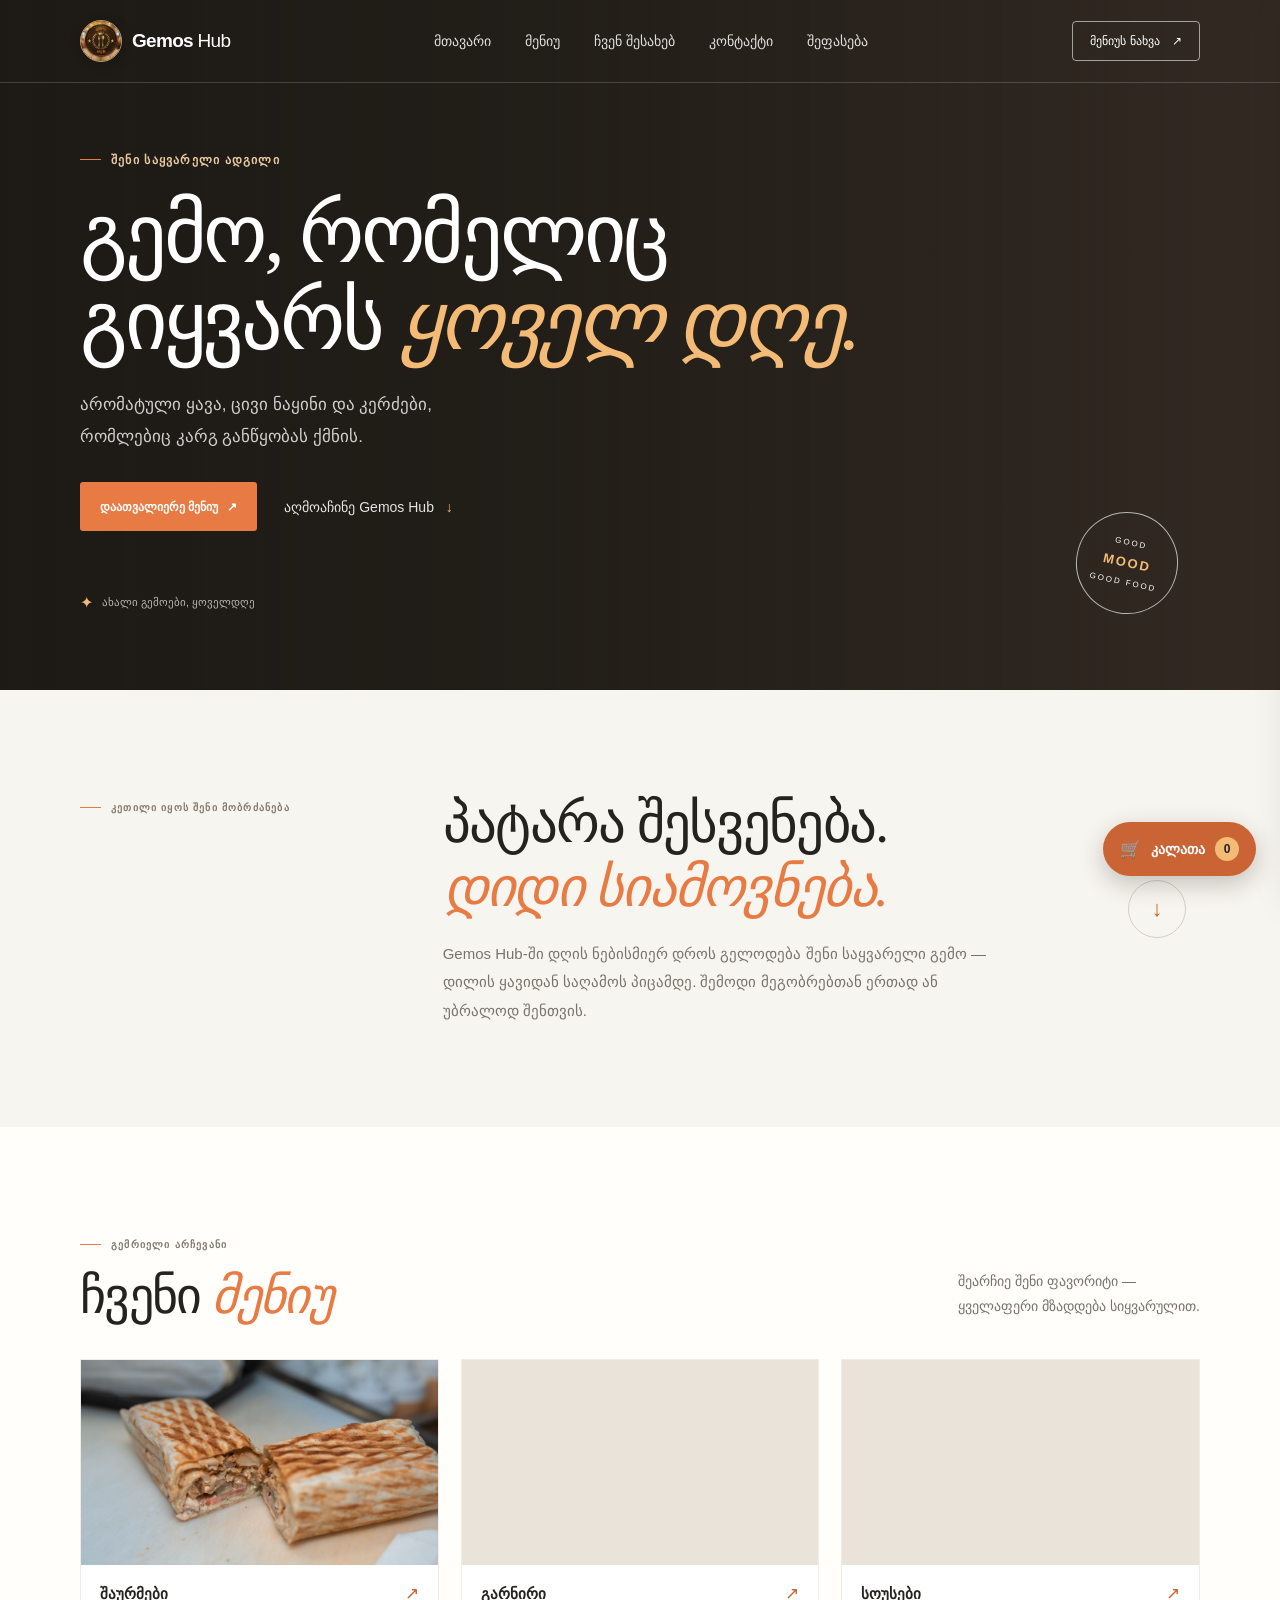
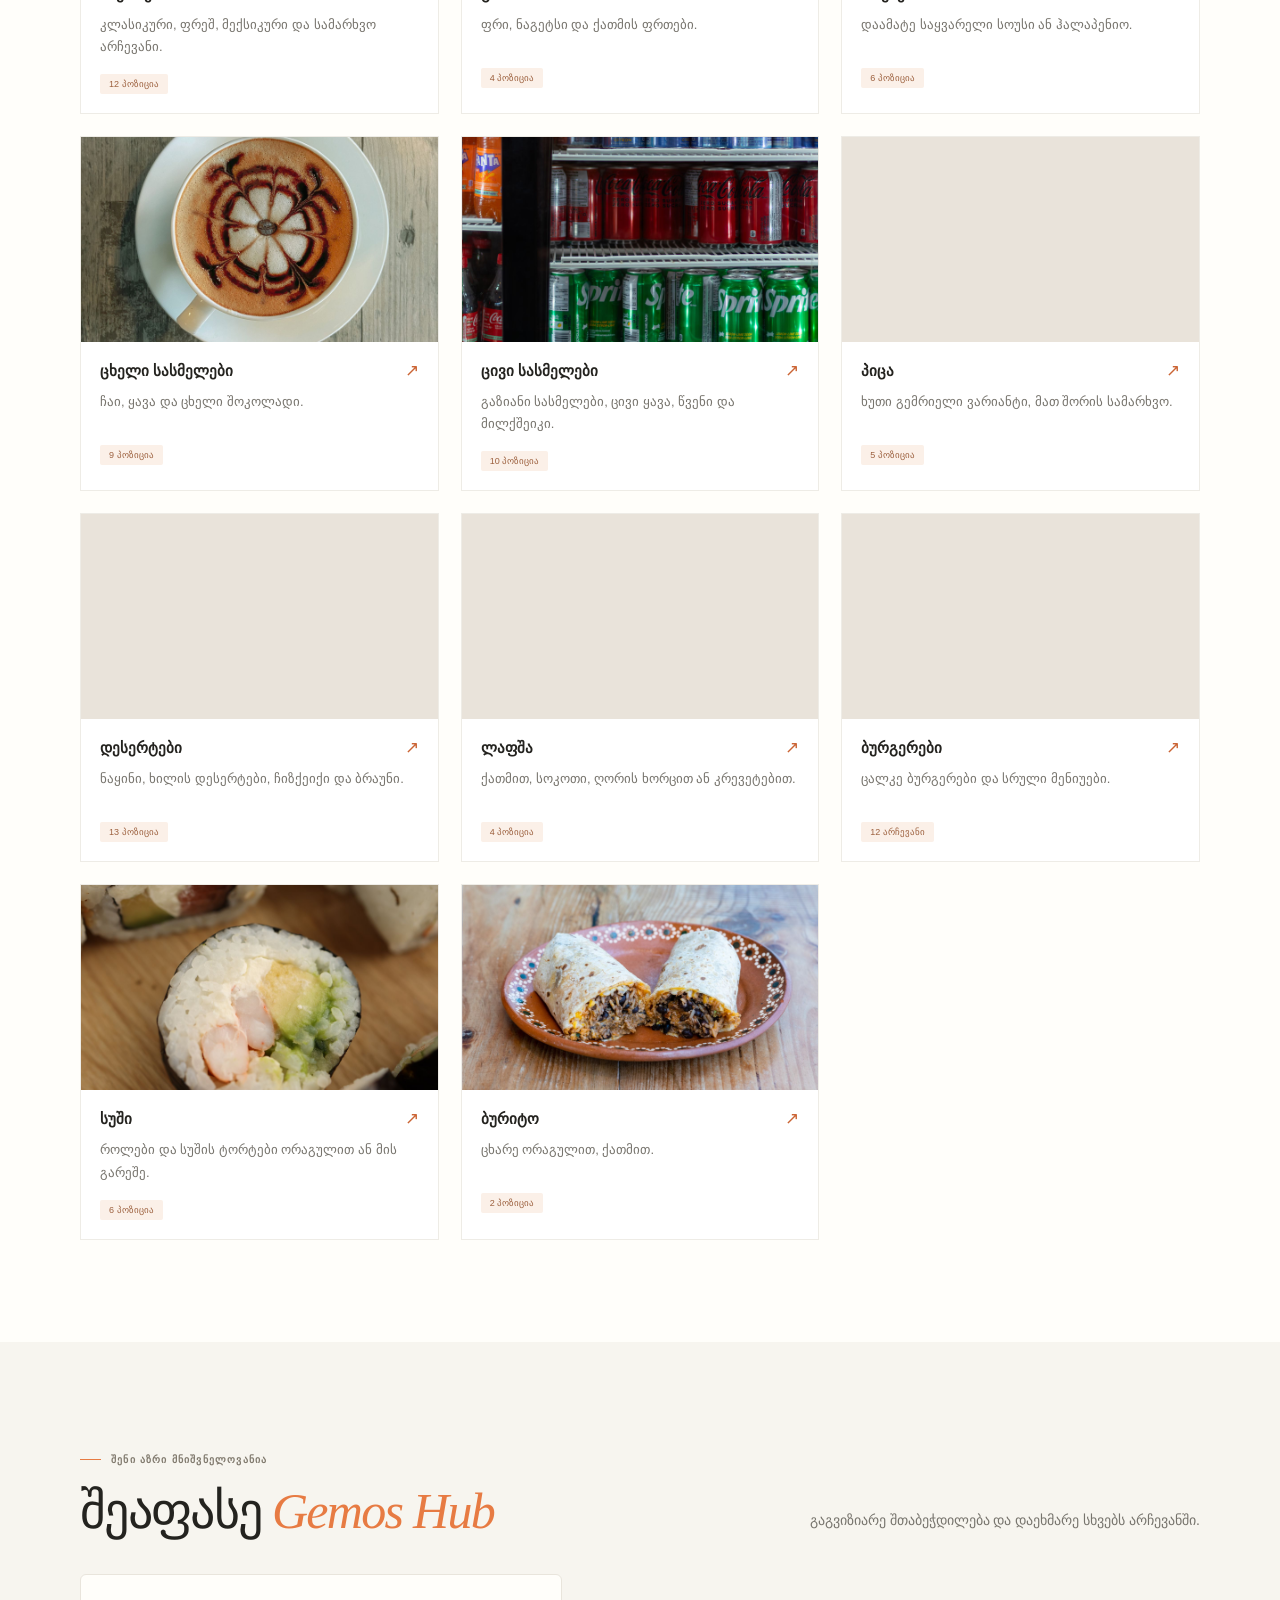
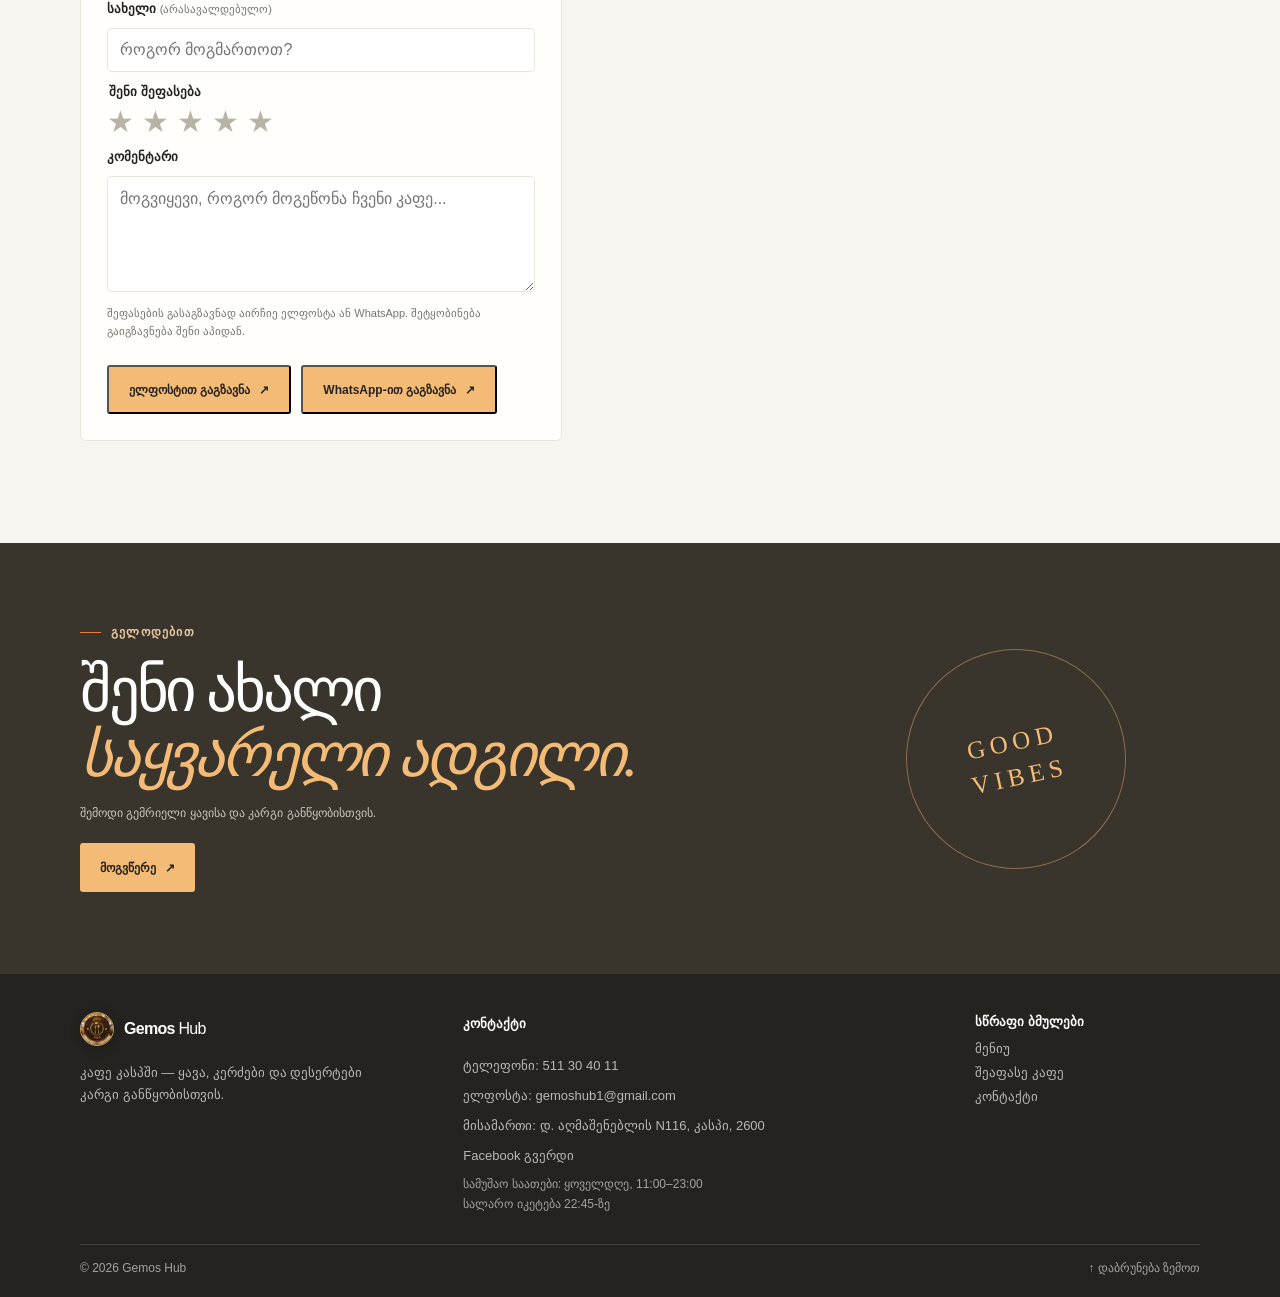
<file: index.html>
<!DOCTYPE html>
<html lang="ka">
<head>
    <meta charset="UTF-8">
    <meta name="viewport" content="width=device-width, initial-scale=1.0">
    <meta name="description" content="Gemos Hub — გემრიელი ყავა, ნაყინი და საყვარელი კერძები ერთ სივრცეში.">
    <title>Gemos Hub — გემო, რომელიც გიყვარს</title>
    <link rel="stylesheet" href="style.css">
</head>
<body>
    <header class="site-header">
        <div class="container header-content">
            <a class="brand" href="index.html#menu" aria-label="Gemos Hub — მენიუ">
                <img class="brand-logo" src="gemos-hub-logo.png" alt="">
                <span>Gemos <span class="brand-light">Hub</span></span>
            </a>
            <nav class="main-nav" aria-label="მთავარი ნავიგაცია">
                <a href="index.html#menu">მთავარი</a>
                <a href="index.html#menu">მენიუ</a>
                <a href="#about">ჩვენ შესახებ</a>
                <a href="#contact">კონტაქტი</a>
                <a href="#reviews">შეფასება</a>
            </nav>
            <a class="header-button" href="#menu">მენიუს ნახვა <span aria-hidden="true">↗</span></a>
        </div>
    </header>

    <main>
        <section class="hero" id="home">
            <div class="hero-image" role="img" aria-label="ყავა და გემრიელი დესერტი კაფის მაგიდაზე"></div>
            <div class="hero-shade"></div>
            <div class="container hero-content">
                <p class="eyebrow"><span></span> შენი საყვარელი ადგილი</p>
                <h1>გემო, რომელიც<br>გიყვარს <span>ყოველ დღე.</span></h1>
                <p class="hero-copy">არომატული ყავა, ცივი ნაყინი და კერძები, რომლებიც კარგ განწყობას ქმნის.</p>
                <div class="hero-actions">
                    <a class="button button-primary" href="#menu">დაათვალიერე მენიუ <span aria-hidden="true">↗</span></a>
                    <a class="text-link" href="#about">აღმოაჩინე Gemos Hub <span aria-hidden="true">↓</span></a>
                </div>
                <div class="hero-note"><span class="note-icon" aria-hidden="true">✦</span> ახალი გემოები, ყოველდღე</div>
            </div>
            <div class="hero-stamp" aria-hidden="true"><span>GOOD</span><strong>MOOD</strong><span>GOOD FOOD</span></div>
        </section>

        <section class="intro section-pad" id="about">
            <div class="container intro-grid">
                <p class="eyebrow dark-eyebrow"><span></span> კეთილი იყოს შენი მობრძანება</p>
                <div class="intro-copy">
                    <h2>პატარა შესვენება.<br><span>დიდი სიამოვნება.</span></h2>
                    <p>Gemos Hub-ში დღის ნებისმიერ დროს გელოდება შენი საყვარელი გემო — დილის ყავიდან საღამოს პიცამდე. შემოდი მეგობრებთან ერთად ან უბრალოდ შენთვის.</p>
                </div>
                <a class="round-link" href="#menu" aria-label="მენიუს ნახვა">↓</a>
            </div>
        </section>

        <section class="menu-section section-pad" id="menu">
            <div class="container">
                <div class="section-heading">
                    <div>
                        <p class="eyebrow dark-eyebrow"><span></span> გემრიელი არჩევანი</p>
                        <h2>ჩვენი <span>მენიუ</span></h2>
                    </div>
                    <p>შეარჩიე შენი ფავორიტი —<br>ყველაფერი მზადდება სიყვარულით.</p>
                </div>

                <div class="menu-grid">
                    <a class="menu-card category-card" href="shawarma.html">
                        <div class="card-photo photo-shawarma" role="img" aria-label="შაურმები"></div>
                        <div class="card-content">
                            <div class="card-title"><h3>შაურმები</h3><span class="category-arrow">↗</span></div>
                            <p>კლასიკური, ფრეშ, მექსიკური და სამარხვო არჩევანი.</p>
                            <span class="tag">12 პოზიცია</span>
                        </div>
                    </a>
                    <a class="menu-card category-card" href="sides.html">
                        <div class="card-photo photo-sides" role="img" aria-label="გარნირი"></div>
                        <div class="card-content">
                            <div class="card-title"><h3>გარნირი</h3><span class="category-arrow">↗</span></div>
                            <p>ფრი, ნაგეტსი და ქათმის ფრთები.</p>
                            <span class="tag">4 პოზიცია</span>
                        </div>
                    </a>
                    <a class="menu-card category-card" href="sauces.html">
                        <div class="card-photo photo-sauces" role="img" aria-label="სოუსები"></div>
                        <div class="card-content">
                            <div class="card-title"><h3>სოუსები</h3><span class="category-arrow">↗</span></div>
                            <p>დაამატე საყვარელი სოუსი ან ჰალაპენიო.</p>
                            <span class="tag">6 პოზიცია</span>
                        </div>
                    </a>
                    <a class="menu-card category-card" href="hot-drinks.html">
                        <div class="card-photo photo-coffee" role="img" aria-label="ცხელი სასმელები"></div>
                        <div class="card-content">
                            <div class="card-title"><h3>ცხელი სასმელები</h3><span class="category-arrow">↗</span></div>
                            <p>ჩაი, ყავა და ცხელი შოკოლადი.</p>
                            <span class="tag">9 პოზიცია</span>
                        </div>
                    </a>
                    <a class="menu-card category-card" href="cold-drinks.html">
                        <div class="card-photo photo-cold-drinks" role="img" aria-label="ცივი სასმელები"></div>
                        <div class="card-content">
                            <div class="card-title"><h3>ცივი სასმელები</h3><span class="category-arrow">↗</span></div>
                            <p>გაზიანი სასმელები, ცივი ყავა, წვენი და მილქშეიკი.</p>
                            <span class="tag">10 პოზიცია</span>
                        </div>
                    </a>
                    <a class="menu-card category-card" href="pizza.html">
                        <div class="card-photo photo-pizza" role="img" aria-label="პიცა"></div>
                        <div class="card-content">
                            <div class="card-title"><h3>პიცა</h3><span class="category-arrow">↗</span></div>
                            <p>ხუთი გემრიელი ვარიანტი, მათ შორის სამარხვო.</p>
                            <span class="tag">5 პოზიცია</span>
                        </div>
                    </a>
                    <a class="menu-card category-card" href="desserts.html">
                        <div class="card-photo photo-desserts" role="img" aria-label="დესერტები"></div>
                        <div class="card-content">
                            <div class="card-title"><h3>დესერტები</h3><span class="category-arrow">↗</span></div>
                            <p>ნაყინი, ხილის დესერტები, ჩიზქეიქი და ბრაუნი.</p>
                            <span class="tag">13 პოზიცია</span>
                        </div>
                    </a>
                    <a class="menu-card category-card" href="noodles.html">
                        <div class="card-photo photo-noodles" role="img" aria-label="ლაფშა"></div>
                        <div class="card-content">
                            <div class="card-title"><h3>ლაფშა</h3><span class="category-arrow">↗</span></div>
                            <p>ქათმით, სოკოთი, ღორის ხორცით ან კრევეტებით.</p>
                            <span class="tag">4 პოზიცია</span>
                        </div>
                    </a>
                    <a class="menu-card category-card" href="burgers.html">
                        <div class="card-photo photo-burger" role="img" aria-label="ბურგერები"></div>
                        <div class="card-content">
                            <div class="card-title"><h3>ბურგერები</h3><span class="category-arrow">↗</span></div>
                            <p>ცალკე ბურგერები და სრული მენიუები.</p>
                            <span class="tag">12 არჩევანი</span>
                        </div>
                    </a>
                    <a class="menu-card category-card" href="sushi.html">
                        <div class="card-photo photo-sushi" role="img" aria-label="სუში და როლები"></div>
                        <div class="card-content">
                            <div class="card-title"><h3>სუში</h3><span class="category-arrow">↗</span></div>
                            <p>როლები და სუშის ტორტები ორაგულით ან მის გარეშე.</p>
                            <span class="tag">6 პოზიცია</span>
                        </div>
                    </a>
                    <a class="menu-card category-card" href="burritos.html">
                        <div class="card-photo photo-burrito" role="img" aria-label="ბურიტო"></div>
                        <div class="card-content">
                            <div class="card-title"><h3>ბურიტო</h3><span class="category-arrow">↗</span></div>
                            <p>ცხარე ორაგულით, ქათმით.</p>
                            <span class="tag">2 პოზიცია</span>
                        </div>
                    </a>
                </div>
            </div>
        </section>

        <section class="reviews-section section-pad" id="reviews">
            <div class="container">
                <div class="section-heading">
                    <div>
                        <p class="eyebrow dark-eyebrow"><span></span> შენი აზრი მნიშვნელოვანია</p>
                        <h2>შეაფასე <span>Gemos Hub</span></h2>
                    </div>
                    <p>გაგვიზიარე შთაბეჭდილება და დაეხმარე სხვებს არჩევანში.</p>
                </div>
                <div class="review-layout review-layout-single">
                    <div class="review-form" id="review-form">
                        <label for="review-name">სახელი <span>(არასავალდებულო)</span></label>
                        <input id="review-name" name="name" type="text" maxlength="60" autocomplete="name" placeholder="როგორ მოგმართოთ?">
                        <fieldset class="rating-fieldset">
                            <legend>შენი შეფასება</legend>
                            <div class="rating-options">
                                <input id="rating-1" name="rating" type="radio" value="1" aria-label="1 ვარსკვლავი" required><label for="rating-1">★</label>
                                <input id="rating-2" name="rating" type="radio" value="2" aria-label="2 ვარსკვლავი"><label for="rating-2">★</label>
                                <input id="rating-3" name="rating" type="radio" value="3" aria-label="3 ვარსკვლავი"><label for="rating-3">★</label>
                                <input id="rating-4" name="rating" type="radio" value="4" aria-label="4 ვარსკვლავი"><label for="rating-4">★</label>
                                <input id="rating-5" name="rating" type="radio" value="5" aria-label="5 ვარსკვლავი"><label for="rating-5">★</label>
                            </div>
                        </fieldset>
                        <label for="review-comment">კომენტარი</label>
                        <textarea id="review-comment" name="comment" rows="5" maxlength="800" required placeholder="მოგვიყევი, როგორ მოგეწონა ჩვენი კაფე..."></textarea>
                        <p class="review-note">შეფასების გასაგზავნად აირჩიე ელფოსტა ან WhatsApp. შეტყობინება გაიგზავნება შენი აპიდან.</p>
                        <p class="review-status" id="review-status" role="status" aria-live="polite"></p>
                        <div class="review-send-actions">
                            <button class="button button-light" id="review-email-button" type="button">ელფოსტით გაგზავნა <span aria-hidden="true">↗</span></button>
                            <button class="button button-light" id="review-whatsapp-button" type="button">WhatsApp-ით გაგზავნა <span aria-hidden="true">↗</span></button>
                        </div>
                    </div>
                </div>
            </div>
        </section>

        <section class="visit-section" id="contact">
            <div class="container visit-content">
                <p class="eyebrow"><span></span> გელოდებით</p>
                <h2>შენი ახალი<br><span>საყვარელი ადგილი.</span></h2>
                <p>შემოდი გემრიელი ყავისა და კარგი განწყობისთვის.</p>
                <a class="button button-light" href="mailto:gemoshub1@gmail.com">მოგვწერე <span aria-hidden="true">↗</span></a>
            </div>
            <div class="visit-orbit" aria-hidden="true">GOOD<br>VIBES</div>
        </section>
    </main>

    <footer class="site-footer">
        <div class="container footer-content">
            <div class="footer-about">
                <a class="brand footer-brand" href="index.html#menu">
                    <img class="brand-logo" src="gemos-hub-logo.png" alt="">
                    <span>Gemos <span class="brand-light">Hub</span></span>
                </a>
                <p>კაფე კასპში — ყავა, კერძები და დესერტები კარგი განწყობისთვის.</p>
            </div>
            <div class="footer-contact">
                <h2 class="footer-heading">კონტაქტი</h2>
                <a href="tel:+995511304011">ტელეფონი: 511 30 40 11</a>
                <a href="mailto:gemoshub1@gmail.com">ელფოსტა: gemoshub1@gmail.com</a>
                <a href="https://maps.google.com/?q=41.93372,44.42209" target="_blank" rel="noopener noreferrer">მისამართი: დ. აღმაშენებლის N116, კასპი, 2600</a>
                <a href="https://www.facebook.com/profile.php?id=61583218906495" target="_blank" rel="noopener noreferrer">Facebook გვერდი</a>
                <p class="footer-hours">სამუშაო საათები: ყოველდღე, 11:00–23:00<br>სალარო იკეტება 22:45-ზე</p>
            </div>
            <nav class="footer-links" aria-label="სწრაფი ბმულები">
                <h2 class="footer-heading">სწრაფი ბმულები</h2>
                <a href="index.html#menu">მენიუ</a>
                <a href="index.html#reviews">შეაფასე კაფე</a>
                <a href="index.html#contact">კონტაქტი</a>
            </nav>
            <div class="footer-bottom">
                <span class="copyright">© 2026 Gemos Hub</span>
                <a href="index.html#home">↑ დაბრუნება ზემოთ</a>
            </div>
        </div>
    </footer>
    <script src="script.js"></script>
</body>
</html>
</file>
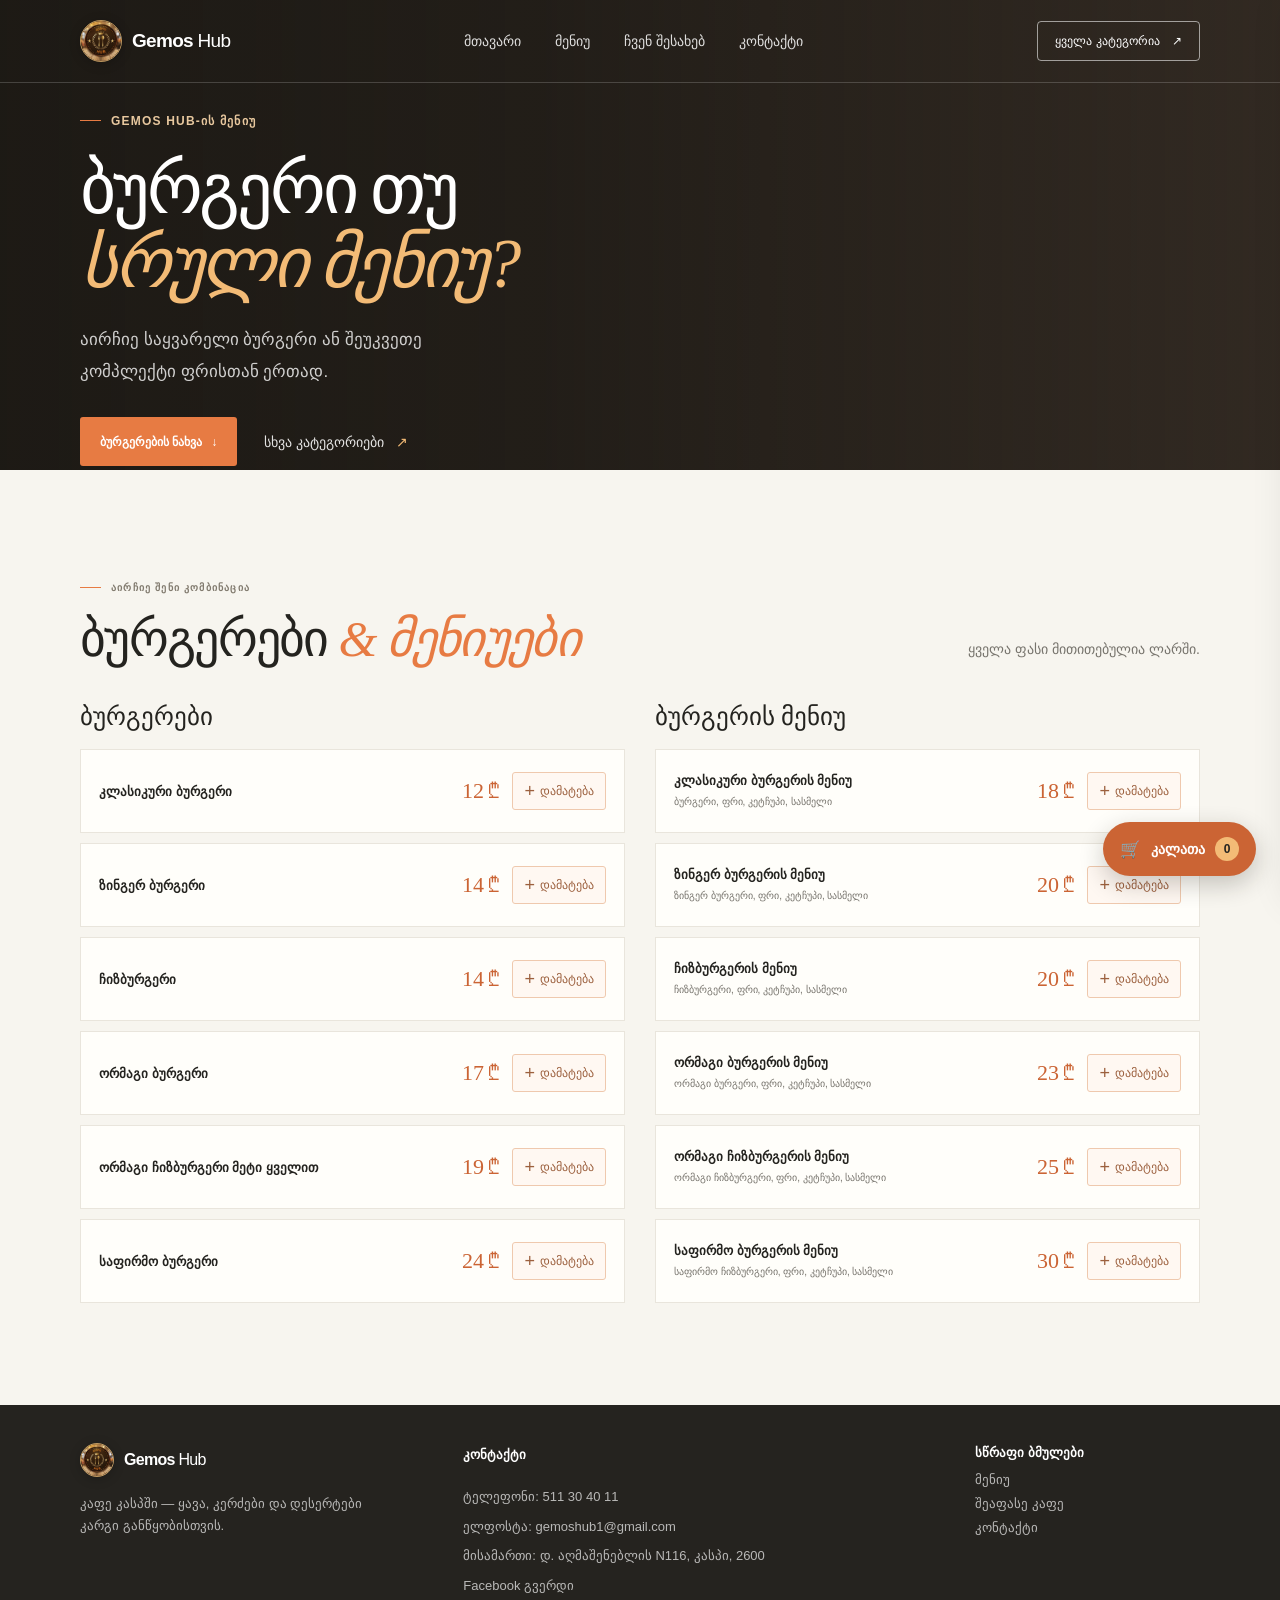
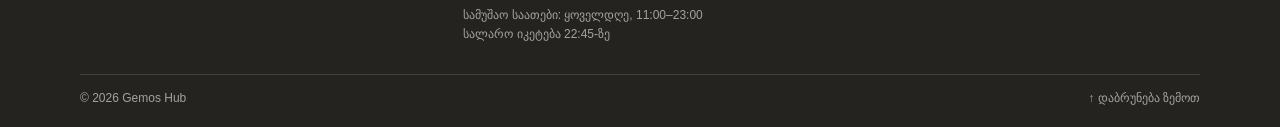
<file: burgers.html>
<!DOCTYPE html>
<html lang="ka">
<head>
    <meta charset="UTF-8">
    <meta name="viewport" content="width=device-width, initial-scale=1.0">
    <meta name="description" content="Gemos Hub-ის ბურგერები და ბურგერის მენიუები.">
    <title>ბურგერები — Gemos Hub</title>
    <link rel="stylesheet" href="style.css">
</head>
<body>
    <header class="site-header">
        <div class="container header-content">
            <a class="brand" href="index.html#menu" aria-label="Gemos Hub — მენიუ"><img class="brand-logo" src="gemos-hub-logo.png" alt=""><span>Gemos <span class="brand-light">Hub</span></span></a>
            <nav class="main-nav" aria-label="მთავარი ნავიგაცია">
                <a href="index.html#menu">მთავარი</a><a href="index.html#menu">მენიუ</a><a href="index.html#about">ჩვენ შესახებ</a><a href="index.html#contact">კონტაქტი</a>
            </nav>
            <a class="header-button" href="index.html#menu">ყველა კატეგორია <span aria-hidden="true">↗</span></a>
        </div>
    </header>
    <main>
        <section class="hero category-hero">
            <div class="hero-image banner-burgers" role="img" aria-label="ბურგერები"></div><div class="hero-shade"></div>
            <div class="container hero-content">
                <p class="eyebrow"><span></span> Gemos Hub-ის მენიუ</p><h1>ბურგერი თუ<br><span>სრული მენიუ?</span></h1>
                <p class="hero-copy">აირჩიე საყვარელი ბურგერი ან შეუკვეთე კომპლექტი ფრისთან ერთად.</p>
                <div class="hero-actions"><a class="button button-primary" href="#category-menu">ბურგერების ნახვა <span aria-hidden="true">↓</span></a><a class="text-link" href="index.html#menu">სხვა კატეგორიები <span aria-hidden="true">↗</span></a></div>
            </div>
        </section>
        <section class="product-section section-pad" id="category-menu">
            <div class="container">
                <div class="section-heading"><div><p class="eyebrow dark-eyebrow"><span></span> აირჩიე შენი კომბინაცია</p><h2>ბურგერები <span>& მენიუები</span></h2></div><p>ყველა ფასი მითითებულია ლარში.</p></div>
                <div class="product-groups">
                    <section class="product-group" aria-labelledby="burgers-list">
                        <h3 id="burgers-list">ბურგერები</h3>
                        <div class="product-grid">
                            <article class="product-row"><div><h3>კლასიკური ბურგერი</h3></div><span class="product-price">12 ₾</span></article>
                            <article class="product-row"><div><h3>ზინგერ ბურგერი</h3></div><span class="product-price">14 ₾</span></article>
                            <article class="product-row"><div><h3>ჩიზბურგერი</h3></div><span class="product-price">14 ₾</span></article>
                            <article class="product-row"><div><h3>ორმაგი ბურგერი</h3></div><span class="product-price">17 ₾</span></article>
                            <article class="product-row"><div><h3>ორმაგი ჩიზბურგერი მეტი ყველით</h3></div><span class="product-price">19 ₾</span></article>
                            <article class="product-row"><div><h3>საფირმო ბურგერი</h3></div><span class="product-price">24 ₾</span></article>
                        </div>
                    </section>
                    <section class="product-group" aria-labelledby="burger-meals-list">
                        <h3 id="burger-meals-list">ბურგერის მენიუ</h3>
                        <div class="product-grid">
                            <article class="product-row"><div><h3>კლასიკური ბურგერის მენიუ</h3><p>ბურგერი, ფრი, კეტჩუპი, სასმელი</p></div><span class="product-price">18 ₾</span></article>
                            <article class="product-row"><div><h3>ზინგერ ბურგერის მენიუ</h3><p>ზინგერ ბურგერი, ფრი, კეტჩუპი, სასმელი</p></div><span class="product-price">20 ₾</span></article>
                            <article class="product-row"><div><h3>ჩიზბურგერის მენიუ</h3><p>ჩიზბურგერი, ფრი, კეტჩუპი, სასმელი</p></div><span class="product-price">20 ₾</span></article>
                            <article class="product-row"><div><h3>ორმაგი ბურგერის მენიუ</h3><p>ორმაგი ბურგერი, ფრი, კეტჩუპი, სასმელი</p></div><span class="product-price">23 ₾</span></article>
                            <article class="product-row"><div><h3>ორმაგი ჩიზბურგერის მენიუ</h3><p>ორმაგი ჩიზბურგერი, ფრი, კეტჩუპი, სასმელი</p></div><span class="product-price">25 ₾</span></article>
                            <article class="product-row"><div><h3>საფირმო ბურგერის მენიუ</h3><p>საფირმო ჩიზბურგერი, ფრი, კეტჩუპი, სასმელი</p></div><span class="product-price">30 ₾</span></article>
                        </div>
                    </section>
                </div>
            </div>
        </section>
    </main>
    <footer class="site-footer">
        <div class="container footer-content">
            <div class="footer-about">
                <a class="brand footer-brand" href="index.html#menu"><img class="brand-logo" src="gemos-hub-logo.png" alt=""><span>Gemos <span class="brand-light">Hub</span></span></a>
                <p>კაფე კასპში — ყავა, კერძები და დესერტები კარგი განწყობისთვის.</p>
            </div>
            <div class="footer-contact">
                <h2 class="footer-heading">კონტაქტი</h2>
                <a href="tel:+995511304011">ტელეფონი: 511 30 40 11</a>
                <a href="mailto:gemoshub1@gmail.com">ელფოსტა: gemoshub1@gmail.com</a>
                <a href="https://maps.google.com/?q=41.93372,44.42209" target="_blank" rel="noopener noreferrer">მისამართი: დ. აღმაშენებლის N116, კასპი, 2600</a>
                <a href="https://www.facebook.com/profile.php?id=61583218906495" target="_blank" rel="noopener noreferrer">Facebook გვერდი</a>
                <p class="footer-hours">სამუშაო საათები: ყოველდღე, 11:00–23:00<br>სალარო იკეტება 22:45-ზე</p>
            </div>
            <nav class="footer-links" aria-label="სწრაფი ბმულები">
                <h2 class="footer-heading">სწრაფი ბმულები</h2>
                <a href="index.html#menu">მენიუ</a>
                <a href="index.html#reviews">შეაფასე კაფე</a>
                <a href="index.html#contact">კონტაქტი</a>
            </nav>
            <div class="footer-bottom">
                <span class="copyright">© 2026 Gemos Hub</span>
                <a href="index.html#home">↑ დაბრუნება ზემოთ</a>
            </div>
        </div>
    </footer>
    <script src="script.js"></script>
</body>
</html>
</file>
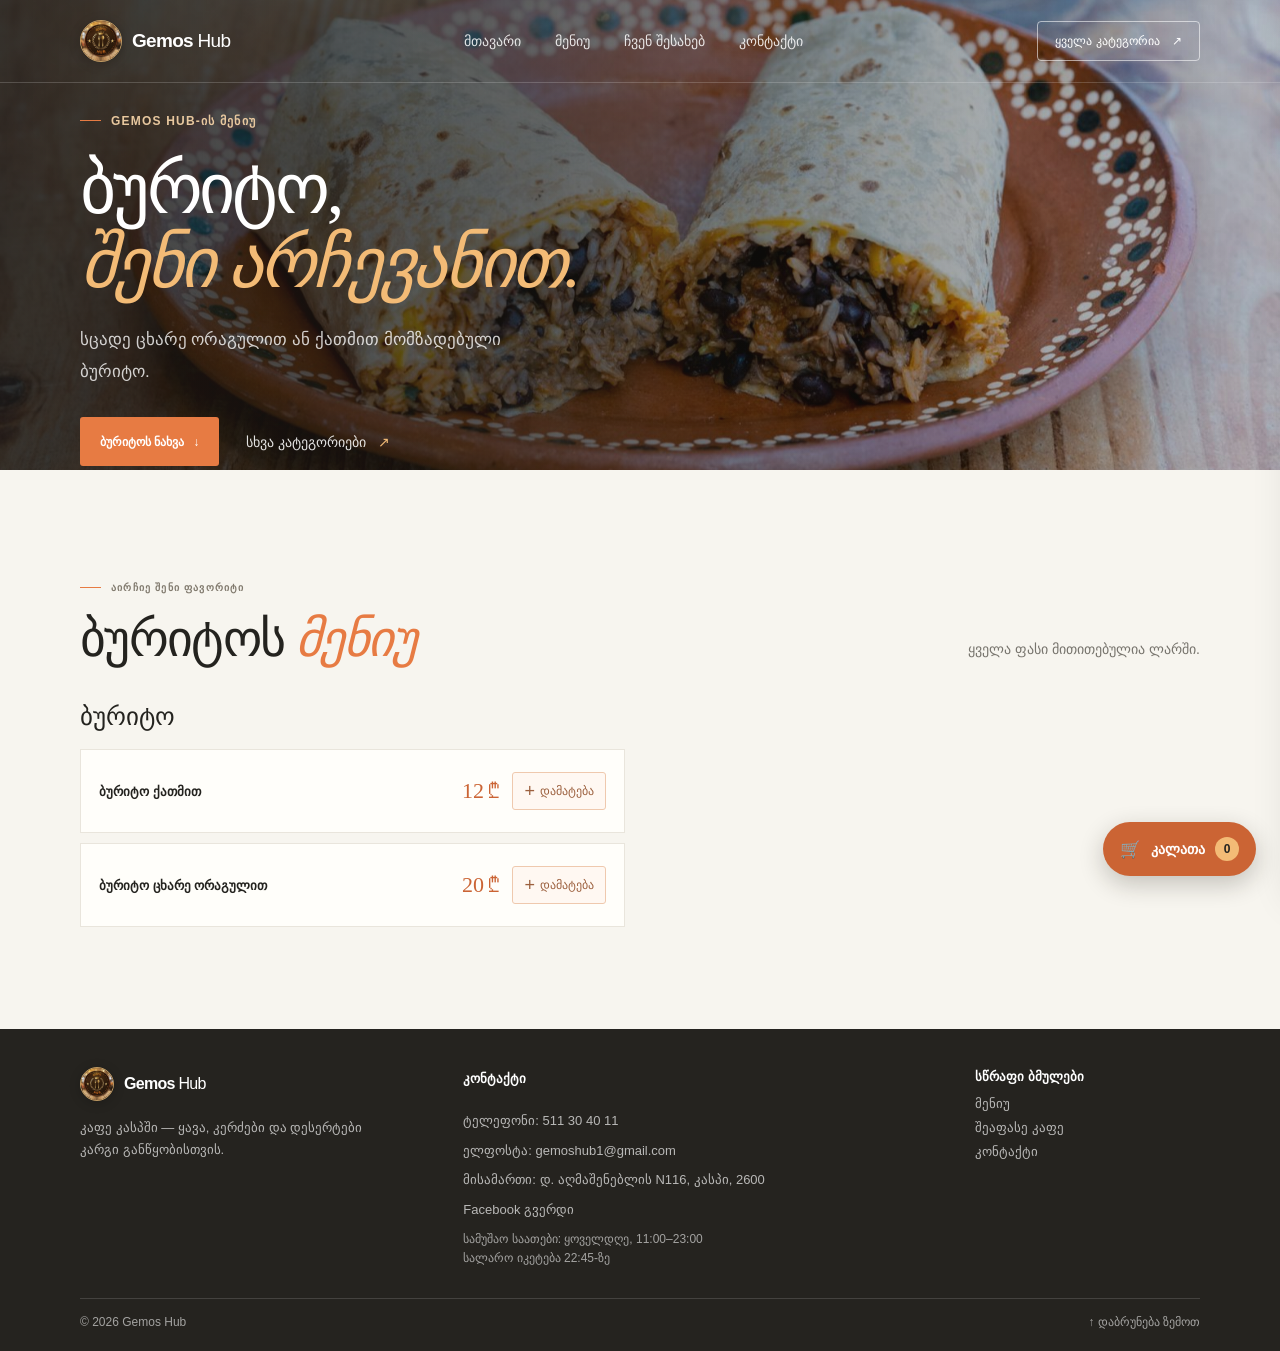
<file: burritos.html>
<!DOCTYPE html>
<html lang="ka">
<head>
    <meta charset="UTF-8">
    <meta name="viewport" content="width=device-width, initial-scale=1.0">
    <meta name="description" content="Gemos Hub-ის ბურიტოს მენიუ.">
    <title>ბურიტო — Gemos Hub</title>
    <link rel="stylesheet" href="style.css">
</head>
<body>
    <header class="site-header">
        <div class="container header-content">
            <a class="brand" href="index.html#menu" aria-label="Gemos Hub — მენიუ"><img class="brand-logo" src="gemos-hub-logo.png" alt=""><span>Gemos <span class="brand-light">Hub</span></span></a>
            <nav class="main-nav" aria-label="მთავარი ნავიგაცია">
                <a href="index.html#menu">მთავარი</a><a href="index.html#menu">მენიუ</a><a href="index.html#about">ჩვენ შესახებ</a><a href="index.html#contact">კონტაქტი</a>
            </nav>
            <a class="header-button" href="index.html#menu">ყველა კატეგორია <span aria-hidden="true">↗</span></a>
        </div>
    </header>
    <main>
        <section class="hero category-hero">
            <div class="hero-image banner-burrito" role="img" aria-label="ბურიტო"></div><div class="hero-shade"></div>
            <div class="container hero-content">
                <p class="eyebrow"><span></span> Gemos Hub-ის მენიუ</p><h1>ბურიტო,<br><span>შენი არჩევანით.</span></h1>
                <p class="hero-copy">სცადე ცხარე ორაგულით ან ქათმით მომზადებული ბურიტო.</p>
                <div class="hero-actions"><a class="button button-primary" href="#category-menu">ბურიტოს ნახვა <span aria-hidden="true">↓</span></a><a class="text-link" href="index.html#menu">სხვა კატეგორიები <span aria-hidden="true">↗</span></a></div>
            </div>
        </section>
        <section class="product-section section-pad" id="category-menu">
            <div class="container">
                <div class="section-heading"><div><p class="eyebrow dark-eyebrow"><span></span> აირჩიე შენი ფავორიტი</p><h2>ბურიტოს <span>მენიუ</span></h2></div><p>ყველა ფასი მითითებულია ლარში.</p></div>
                <div class="product-groups">
                    <section class="product-group" aria-labelledby="burrito-list">
                        <h3 id="burrito-list">ბურიტო</h3>
                        <div class="product-grid">
                            <article class="product-row"><div><h3>ბურიტო ქათმით</h3></div><span class="product-price">12 ₾</span></article>
                            <article class="product-row"><div><h3>ბურიტო ცხარე ორაგულით</h3></div><span class="product-price">20 ₾</span></article>
                        </div>
                    </section>
                </div>
            </div>
        </section>
    </main>
    <footer class="site-footer">
        <div class="container footer-content">
            <div class="footer-about">
                <a class="brand footer-brand" href="index.html#menu"><img class="brand-logo" src="gemos-hub-logo.png" alt=""><span>Gemos <span class="brand-light">Hub</span></span></a>
                <p>კაფე კასპში — ყავა, კერძები და დესერტები კარგი განწყობისთვის.</p>
            </div>
            <div class="footer-contact">
                <h2 class="footer-heading">კონტაქტი</h2>
                <a href="tel:+995511304011">ტელეფონი: 511 30 40 11</a>
                <a href="mailto:gemoshub1@gmail.com">ელფოსტა: gemoshub1@gmail.com</a>
                <a href="https://maps.google.com/?q=41.93372,44.42209" target="_blank" rel="noopener noreferrer">მისამართი: დ. აღმაშენებლის N116, კასპი, 2600</a>
                <a href="https://www.facebook.com/profile.php?id=61583218906495" target="_blank" rel="noopener noreferrer">Facebook გვერდი</a>
                <p class="footer-hours">სამუშაო საათები: ყოველდღე, 11:00–23:00<br>სალარო იკეტება 22:45-ზე</p>
            </div>
            <nav class="footer-links" aria-label="სწრაფი ბმულები">
                <h2 class="footer-heading">სწრაფი ბმულები</h2>
                <a href="index.html#menu">მენიუ</a>
                <a href="index.html#reviews">შეაფასე კაფე</a>
                <a href="index.html#contact">კონტაქტი</a>
            </nav>
            <div class="footer-bottom">
                <span class="copyright">© 2026 Gemos Hub</span>
                <a href="index.html#home">↑ დაბრუნება ზემოთ</a>
            </div>
        </div>
    </footer>
    <script src="script.js"></script>
</body>
</html>
</file>
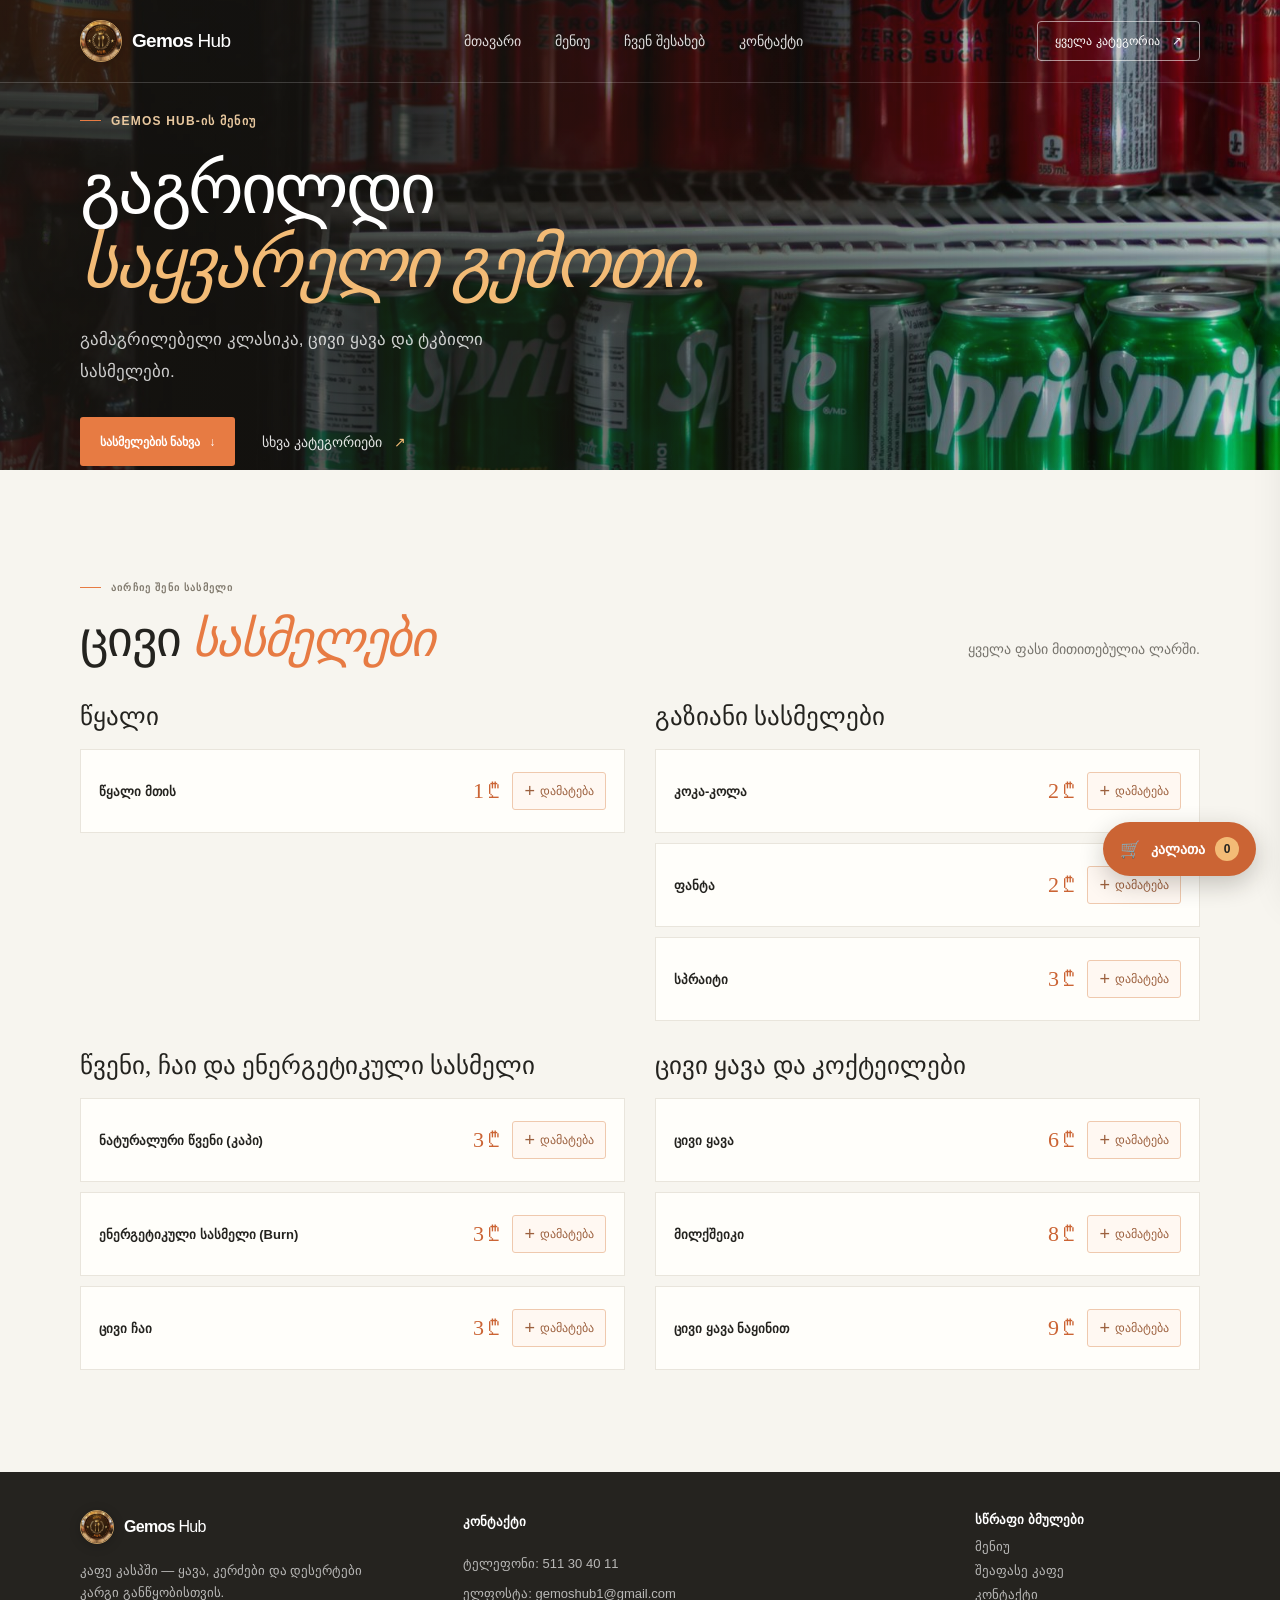
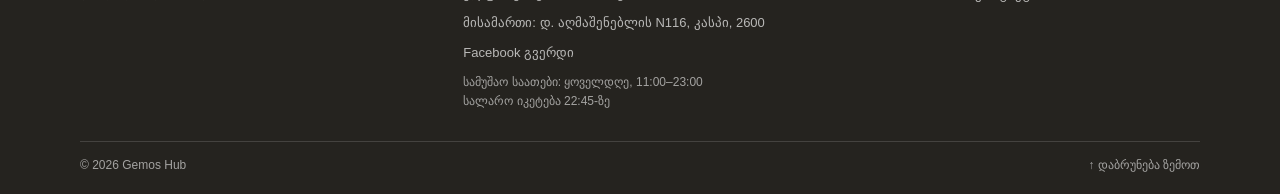
<file: cold-drinks.html>
<!DOCTYPE html>
<html lang="ka">
<head>
    <meta charset="UTF-8">
    <meta name="viewport" content="width=device-width, initial-scale=1.0">
    <meta name="description" content="Gemos Hub-ის ცივი სასმელების მენიუ.">
    <title>ცივი სასმელები — Gemos Hub</title>
    <link rel="stylesheet" href="style.css">
</head>
<body>
    <header class="site-header">
        <div class="container header-content">
            <a class="brand" href="index.html#menu" aria-label="Gemos Hub — მენიუ"><img class="brand-logo" src="gemos-hub-logo.png" alt=""><span>Gemos <span class="brand-light">Hub</span></span></a>
            <nav class="main-nav" aria-label="მთავარი ნავიგაცია">
                <a href="index.html#menu">მთავარი</a><a href="index.html#menu">მენიუ</a><a href="index.html#about">ჩვენ შესახებ</a><a href="index.html#contact">კონტაქტი</a>
            </nav>
            <a class="header-button" href="index.html#menu">ყველა კატეგორია <span aria-hidden="true">↗</span></a>
        </div>
    </header>
    <main>
        <section class="hero category-hero">
            <div class="hero-image banner-cold-drinks" role="img" aria-label="ცივი სასმელები"></div><div class="hero-shade"></div>
            <div class="container hero-content">
                <p class="eyebrow"><span></span> Gemos Hub-ის მენიუ</p><h1>გაგრილდი<br><span>საყვარელი გემოთი.</span></h1>
                <p class="hero-copy">გამაგრილებელი კლასიკა, ცივი ყავა და ტკბილი სასმელები.</p>
                <div class="hero-actions"><a class="button button-primary" href="#category-menu">სასმელების ნახვა <span aria-hidden="true">↓</span></a><a class="text-link" href="index.html#menu">სხვა კატეგორიები <span aria-hidden="true">↗</span></a></div>
            </div>
        </section>
        <section class="product-section section-pad" id="category-menu">
            <div class="container">
                <div class="section-heading"><div><p class="eyebrow dark-eyebrow"><span></span> აირჩიე შენი სასმელი</p><h2>ცივი <span>სასმელები</span></h2></div><p>ყველა ფასი მითითებულია ლარში.</p></div>
                <div class="product-groups">
                    <section class="product-group" aria-labelledby="cold-water">
                        <h3 id="cold-water">წყალი</h3>
                        <div class="product-grid">
                            <article class="product-row"><div><h3>წყალი მთის</h3></div><span class="product-price">1 ₾</span></article>
                        </div>
                    </section>
                    <section class="product-group" aria-labelledby="cold-soda">
                        <h3 id="cold-soda">გაზიანი სასმელები</h3>
                        <div class="product-grid">
                            <article class="product-row"><div><h3>კოკა-კოლა</h3></div><span class="product-price">2 ₾</span></article>
                            <article class="product-row"><div><h3>ფანტა</h3></div><span class="product-price">2 ₾</span></article>
                            <article class="product-row"><div><h3>სპრაიტი</h3></div><span class="product-price">3 ₾</span></article>
                        </div>
                    </section>
                    <section class="product-group" aria-labelledby="cold-juice">
                        <h3 id="cold-juice">წვენი, ჩაი და ენერგეტიკული სასმელი</h3>
                        <div class="product-grid">
                            <article class="product-row"><div><h3>ნატურალური წვენი (კაპი)</h3></div><span class="product-price">3 ₾</span></article>
                            <article class="product-row"><div><h3>ენერგეტიკული სასმელი (Burn)</h3></div><span class="product-price">3 ₾</span></article>
                            <article class="product-row"><div><h3>ცივი ჩაი</h3></div><span class="product-price">3 ₾</span></article>
                        </div>
                    </section>
                    <section class="product-group" aria-labelledby="cold-coffee">
                        <h3 id="cold-coffee">ცივი ყავა და კოქტეილები</h3>
                        <div class="product-grid">
                            <article class="product-row"><div><h3>ცივი ყავა</h3></div><span class="product-price">6 ₾</span></article>
                            <article class="product-row"><div><h3>მილქშეიკი</h3></div><span class="product-price">8 ₾</span></article>
                            <article class="product-row"><div><h3>ცივი ყავა ნაყინით</h3></div><span class="product-price">9 ₾</span></article>
                        </div>
                    </section>
                </div>
            </div>
        </section>
    </main>
    <footer class="site-footer">
        <div class="container footer-content">
            <div class="footer-about">
                <a class="brand footer-brand" href="index.html#menu"><img class="brand-logo" src="gemos-hub-logo.png" alt=""><span>Gemos <span class="brand-light">Hub</span></span></a>
                <p>კაფე კასპში — ყავა, კერძები და დესერტები კარგი განწყობისთვის.</p>
            </div>
            <div class="footer-contact">
                <h2 class="footer-heading">კონტაქტი</h2>
                <a href="tel:+995511304011">ტელეფონი: 511 30 40 11</a>
                <a href="mailto:gemoshub1@gmail.com">ელფოსტა: gemoshub1@gmail.com</a>
                <a href="https://maps.google.com/?q=41.93372,44.42209" target="_blank" rel="noopener noreferrer">მისამართი: დ. აღმაშენებლის N116, კასპი, 2600</a>
                <a href="https://www.facebook.com/profile.php?id=61583218906495" target="_blank" rel="noopener noreferrer">Facebook გვერდი</a>
                <p class="footer-hours">სამუშაო საათები: ყოველდღე, 11:00–23:00<br>სალარო იკეტება 22:45-ზე</p>
            </div>
            <nav class="footer-links" aria-label="სწრაფი ბმულები">
                <h2 class="footer-heading">სწრაფი ბმულები</h2>
                <a href="index.html#menu">მენიუ</a>
                <a href="index.html#reviews">შეაფასე კაფე</a>
                <a href="index.html#contact">კონტაქტი</a>
            </nav>
            <div class="footer-bottom">
                <span class="copyright">© 2026 Gemos Hub</span>
                <a href="index.html#home">↑ დაბრუნება ზემოთ</a>
            </div>
        </div>
    </footer>
    <script src="script.js"></script>
</body>
</html>
</file>
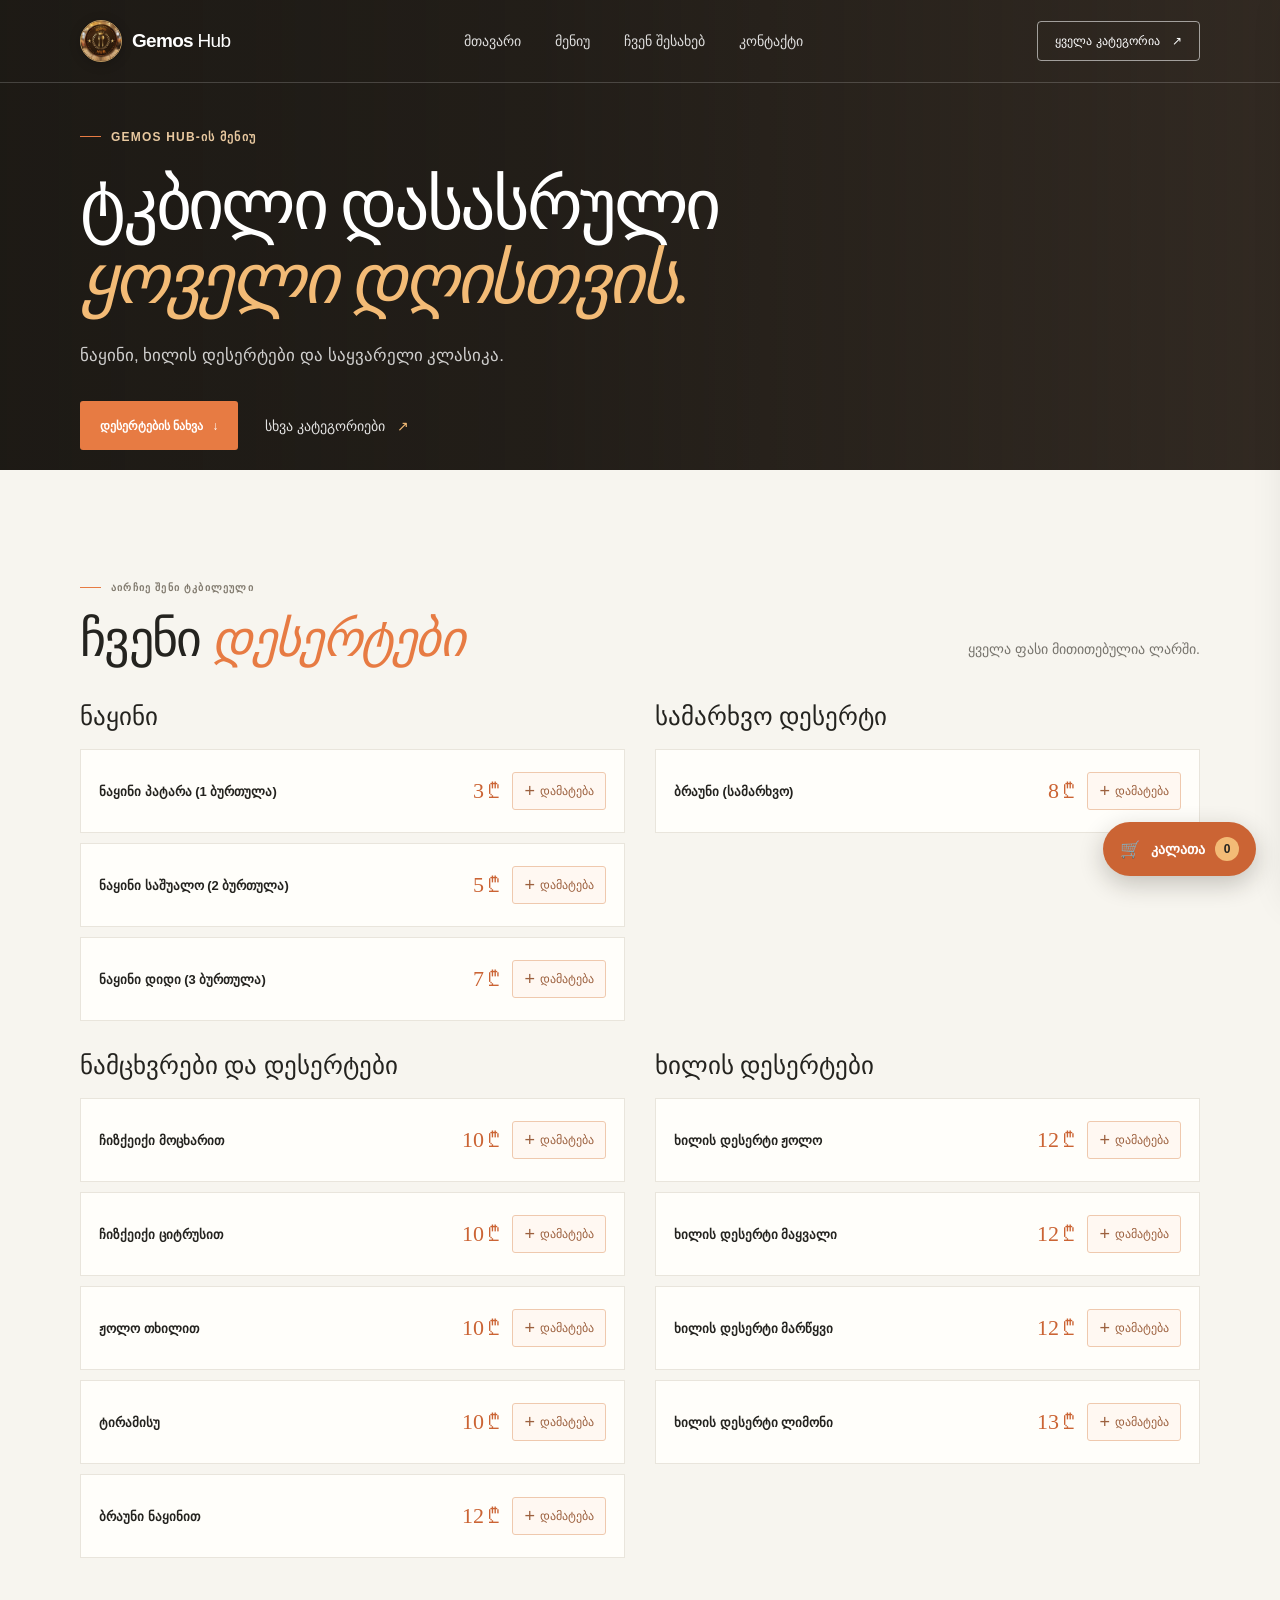
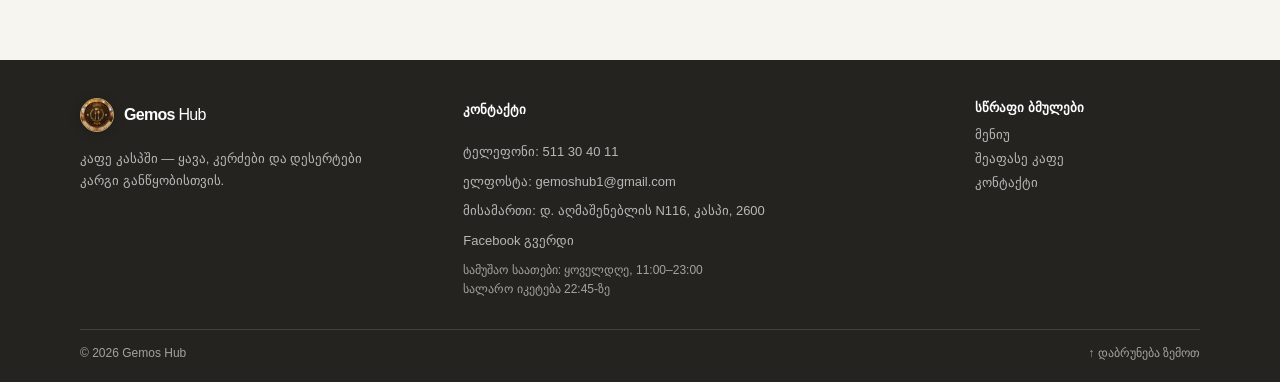
<file: desserts.html>
<!DOCTYPE html>
<html lang="ka">
<head>
    <meta charset="UTF-8">
    <meta name="viewport" content="width=device-width, initial-scale=1.0">
    <meta name="description" content="ნაყინი, ხილის დესერტები, ჩიზქეიქი და ბრაუნი Gemos Hub-ში.">
    <title>დესერტები — Gemos Hub</title>
    <link rel="stylesheet" href="style.css">
</head>
<body>
    <header class="site-header">
        <div class="container header-content">
            <a class="brand" href="index.html#menu" aria-label="Gemos Hub — მენიუ"><img class="brand-logo" src="gemos-hub-logo.png" alt=""><span>Gemos <span class="brand-light">Hub</span></span></a>
            <nav class="main-nav" aria-label="მთავარი ნავიგაცია">
                <a href="index.html#menu">მთავარი</a><a href="index.html#menu">მენიუ</a><a href="index.html#about">ჩვენ შესახებ</a><a href="index.html#contact">კონტაქტი</a>
            </nav>
            <a class="header-button" href="index.html#menu">ყველა კატეგორია <span aria-hidden="true">↗</span></a>
        </div>
    </header>
    <main>
        <section class="hero category-hero">
            <div class="hero-image banner-desserts" role="img" aria-label="დესერტები"></div><div class="hero-shade"></div>
            <div class="container hero-content">
                <p class="eyebrow"><span></span> Gemos Hub-ის მენიუ</p><h1>ტკბილი დასასრული<br><span>ყოველი დღისთვის.</span></h1>
                <p class="hero-copy">ნაყინი, ხილის დესერტები და საყვარელი კლასიკა.</p>
                <div class="hero-actions"><a class="button button-primary" href="#category-menu">დესერტების ნახვა <span aria-hidden="true">↓</span></a><a class="text-link" href="index.html#menu">სხვა კატეგორიები <span aria-hidden="true">↗</span></a></div>
            </div>
        </section>
        <section class="product-section section-pad" id="category-menu">
            <div class="container">
                <div class="section-heading"><div><p class="eyebrow dark-eyebrow"><span></span> აირჩიე შენი ტკბილეული</p><h2>ჩვენი <span>დესერტები</span></h2></div><p>ყველა ფასი მითითებულია ლარში.</p></div>
                <div class="product-groups">
                    <section class="product-group" aria-labelledby="dessert-icecream">
                        <h3 id="dessert-icecream">ნაყინი</h3>
                        <div class="product-grid">
                            <article class="product-row"><div><h3>ნაყინი პატარა (1 ბურთულა)</h3></div><span class="product-price">3 ₾</span></article>
                            <article class="product-row"><div><h3>ნაყინი საშუალო (2 ბურთულა)</h3></div><span class="product-price">5 ₾</span></article>
                            <article class="product-row"><div><h3>ნაყინი დიდი (3 ბურთულა)</h3></div><span class="product-price">7 ₾</span></article>
                        </div>
                    </section>
                    <section class="product-group" aria-labelledby="dessert-fasting">
                        <h3 id="dessert-fasting">სამარხვო დესერტი</h3>
                        <div class="product-grid">
                            <article class="product-row"><div><h3>ბრაუნი (სამარხვო)</h3></div><span class="product-price">8 ₾</span></article>
                        </div>
                    </section>
                    <section class="product-group" aria-labelledby="dessert-cakes">
                        <h3 id="dessert-cakes">ნამცხვრები და დესერტები</h3>
                        <div class="product-grid">
                            <article class="product-row"><div><h3>ჩიზქეიქი მოცხარით</h3></div><span class="product-price">10 ₾</span></article>
                            <article class="product-row"><div><h3>ჩიზქეიქი ციტრუსით</h3></div><span class="product-price">10 ₾</span></article>
                            <article class="product-row"><div><h3>ჟოლო თხილით</h3></div><span class="product-price">10 ₾</span></article>
                            <article class="product-row"><div><h3>ტირამისუ</h3></div><span class="product-price">10 ₾</span></article>
                            <article class="product-row"><div><h3>ბრაუნი ნაყინით</h3></div><span class="product-price">12 ₾</span></article>
                        </div>
                    </section>
                    <section class="product-group" aria-labelledby="dessert-fruit">
                        <h3 id="dessert-fruit">ხილის დესერტები</h3>
                        <div class="product-grid">
                            <article class="product-row"><div><h3>ხილის დესერტი ჟოლო</h3></div><span class="product-price">12 ₾</span></article>
                            <article class="product-row"><div><h3>ხილის დესერტი მაყვალი</h3></div><span class="product-price">12 ₾</span></article>
                            <article class="product-row"><div><h3>ხილის დესერტი მარწყვი</h3></div><span class="product-price">12 ₾</span></article>
                            <article class="product-row"><div><h3>ხილის დესერტი ლიმონი</h3></div><span class="product-price">13 ₾</span></article>
                        </div>
                    </section>
                </div>
            </div>
        </section>
    </main>
    <footer class="site-footer">
        <div class="container footer-content">
            <div class="footer-about">
                <a class="brand footer-brand" href="index.html#menu"><img class="brand-logo" src="gemos-hub-logo.png" alt=""><span>Gemos <span class="brand-light">Hub</span></span></a>
                <p>კაფე კასპში — ყავა, კერძები და დესერტები კარგი განწყობისთვის.</p>
            </div>
            <div class="footer-contact">
                <h2 class="footer-heading">კონტაქტი</h2>
                <a href="tel:+995511304011">ტელეფონი: 511 30 40 11</a>
                <a href="mailto:gemoshub1@gmail.com">ელფოსტა: gemoshub1@gmail.com</a>
                <a href="https://maps.google.com/?q=41.93372,44.42209" target="_blank" rel="noopener noreferrer">მისამართი: დ. აღმაშენებლის N116, კასპი, 2600</a>
                <a href="https://www.facebook.com/profile.php?id=61583218906495" target="_blank" rel="noopener noreferrer">Facebook გვერდი</a>
                <p class="footer-hours">სამუშაო საათები: ყოველდღე, 11:00–23:00<br>სალარო იკეტება 22:45-ზე</p>
            </div>
            <nav class="footer-links" aria-label="სწრაფი ბმულები">
                <h2 class="footer-heading">სწრაფი ბმულები</h2>
                <a href="index.html#menu">მენიუ</a>
                <a href="index.html#reviews">შეაფასე კაფე</a>
                <a href="index.html#contact">კონტაქტი</a>
            </nav>
            <div class="footer-bottom">
                <span class="copyright">© 2026 Gemos Hub</span>
                <a href="index.html#home">↑ დაბრუნება ზემოთ</a>
            </div>
        </div>
    </footer>
    <script src="script.js"></script>
</body>
</html>
</file>
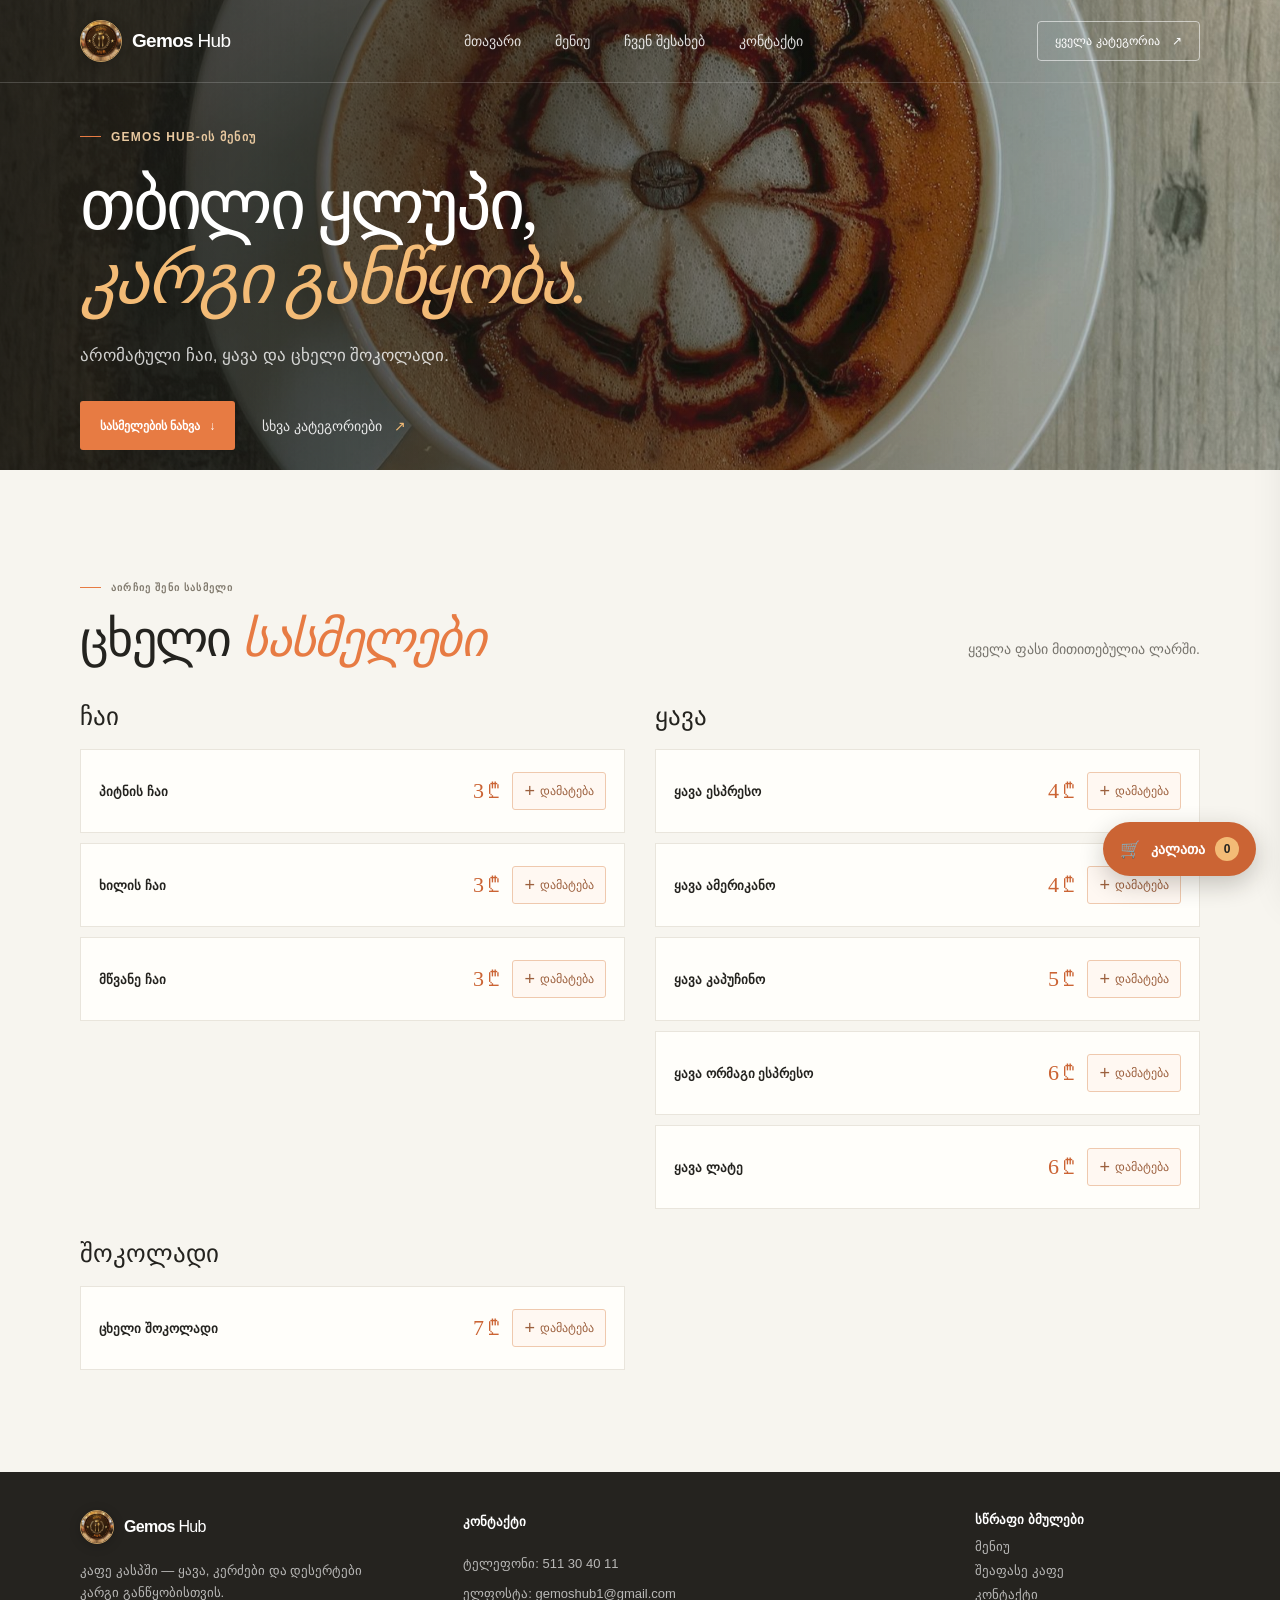
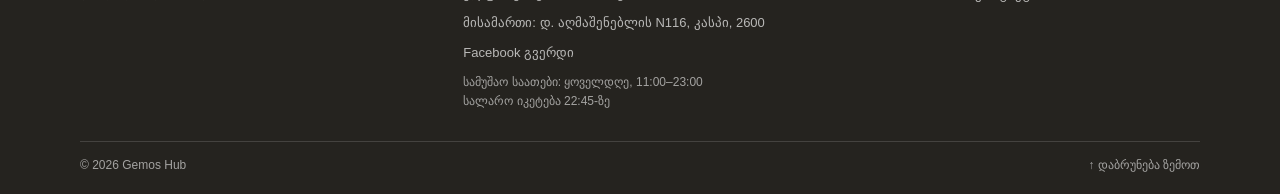
<file: hot-drinks.html>
<!DOCTYPE html>
<html lang="ka">
<head>
    <meta charset="UTF-8">
    <meta name="viewport" content="width=device-width, initial-scale=1.0">
    <meta name="description" content="ჩაი, ყავა და ცხელი შოკოლადი Gemos Hub-ში.">
    <title>ცხელი სასმელები — Gemos Hub</title>
    <link rel="stylesheet" href="style.css">
</head>
<body>
    <header class="site-header">
        <div class="container header-content">
            <a class="brand" href="index.html#menu" aria-label="Gemos Hub — მენიუ"><img class="brand-logo" src="gemos-hub-logo.png" alt=""><span>Gemos <span class="brand-light">Hub</span></span></a>
            <nav class="main-nav" aria-label="მთავარი ნავიგაცია">
                <a href="index.html#menu">მთავარი</a><a href="index.html#menu">მენიუ</a><a href="index.html#about">ჩვენ შესახებ</a><a href="index.html#contact">კონტაქტი</a>
            </nav>
            <a class="header-button" href="index.html#menu">ყველა კატეგორია <span aria-hidden="true">↗</span></a>
        </div>
    </header>
    <main>
        <section class="hero category-hero">
            <div class="hero-image banner-hot-drinks" role="img" aria-label="ცხელი სასმელები"></div><div class="hero-shade"></div>
            <div class="container hero-content">
                <p class="eyebrow"><span></span> Gemos Hub-ის მენიუ</p><h1>თბილი ყლუპი,<br><span>კარგი განწყობა.</span></h1>
                <p class="hero-copy">არომატული ჩაი, ყავა და ცხელი შოკოლადი.</p>
                <div class="hero-actions"><a class="button button-primary" href="#category-menu">სასმელების ნახვა <span aria-hidden="true">↓</span></a><a class="text-link" href="index.html#menu">სხვა კატეგორიები <span aria-hidden="true">↗</span></a></div>
            </div>
        </section>
        <section class="product-section section-pad" id="category-menu">
            <div class="container">
                <div class="section-heading"><div><p class="eyebrow dark-eyebrow"><span></span> აირჩიე შენი სასმელი</p><h2>ცხელი <span>სასმელები</span></h2></div><p>ყველა ფასი მითითებულია ლარში.</p></div>
                <div class="product-groups">
                    <section class="product-group" aria-labelledby="hot-tea">
                        <h3 id="hot-tea">ჩაი</h3>
                        <div class="product-grid">
                            <article class="product-row"><div><h3>პიტნის ჩაი</h3></div><span class="product-price">3 ₾</span></article>
                            <article class="product-row"><div><h3>ხილის ჩაი</h3></div><span class="product-price">3 ₾</span></article>
                            <article class="product-row"><div><h3>მწვანე ჩაი</h3></div><span class="product-price">3 ₾</span></article>
                        </div>
                    </section>
                    <section class="product-group" aria-labelledby="hot-coffee">
                        <h3 id="hot-coffee">ყავა</h3>
                        <div class="product-grid">
                            <article class="product-row"><div><h3>ყავა ესპრესო</h3></div><span class="product-price">4 ₾</span></article>
                            <article class="product-row"><div><h3>ყავა ამერიკანო</h3></div><span class="product-price">4 ₾</span></article>
                            <article class="product-row"><div><h3>ყავა კაპუჩინო</h3></div><span class="product-price">5 ₾</span></article>
                            <article class="product-row"><div><h3>ყავა ორმაგი ესპრესო</h3></div><span class="product-price">6 ₾</span></article>
                            <article class="product-row"><div><h3>ყავა ლატე</h3></div><span class="product-price">6 ₾</span></article>
                        </div>
                    </section>
                    <section class="product-group" aria-labelledby="hot-chocolate">
                        <h3 id="hot-chocolate">შოკოლადი</h3>
                        <div class="product-grid">
                            <article class="product-row"><div><h3>ცხელი შოკოლადი</h3></div><span class="product-price">7 ₾</span></article>
                        </div>
                    </section>
                </div>
            </div>
        </section>
    </main>
    <footer class="site-footer">
        <div class="container footer-content">
            <div class="footer-about">
                <a class="brand footer-brand" href="index.html#menu"><img class="brand-logo" src="gemos-hub-logo.png" alt=""><span>Gemos <span class="brand-light">Hub</span></span></a>
                <p>კაფე კასპში — ყავა, კერძები და დესერტები კარგი განწყობისთვის.</p>
            </div>
            <div class="footer-contact">
                <h2 class="footer-heading">კონტაქტი</h2>
                <a href="tel:+995511304011">ტელეფონი: 511 30 40 11</a>
                <a href="mailto:gemoshub1@gmail.com">ელფოსტა: gemoshub1@gmail.com</a>
                <a href="https://maps.google.com/?q=41.93372,44.42209" target="_blank" rel="noopener noreferrer">მისამართი: დ. აღმაშენებლის N116, კასპი, 2600</a>
                <a href="https://www.facebook.com/profile.php?id=61583218906495" target="_blank" rel="noopener noreferrer">Facebook გვერდი</a>
                <p class="footer-hours">სამუშაო საათები: ყოველდღე, 11:00–23:00<br>სალარო იკეტება 22:45-ზე</p>
            </div>
            <nav class="footer-links" aria-label="სწრაფი ბმულები">
                <h2 class="footer-heading">სწრაფი ბმულები</h2>
                <a href="index.html#menu">მენიუ</a>
                <a href="index.html#reviews">შეაფასე კაფე</a>
                <a href="index.html#contact">კონტაქტი</a>
            </nav>
            <div class="footer-bottom">
                <span class="copyright">© 2026 Gemos Hub</span>
                <a href="index.html#home">↑ დაბრუნება ზემოთ</a>
            </div>
        </div>
    </footer>
    <script src="script.js"></script>
</body>
</html>
</file>
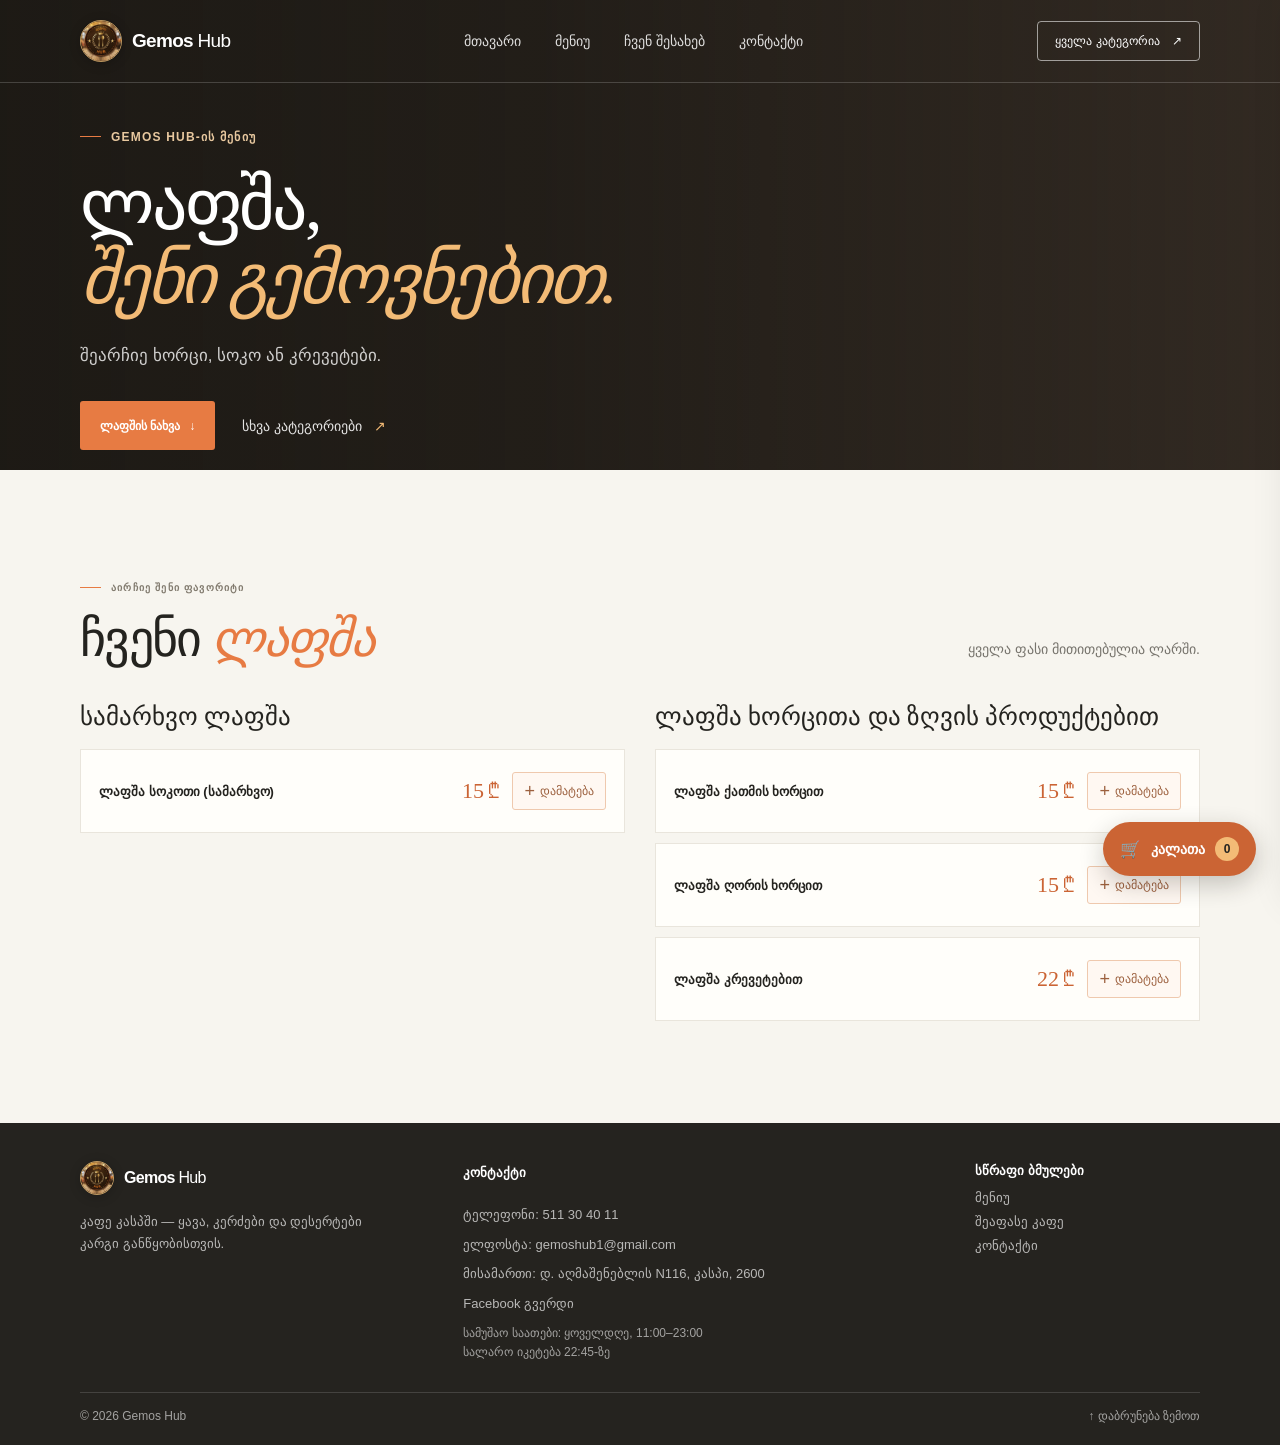
<file: noodles.html>
<!DOCTYPE html>
<html lang="ka">
<head>
    <meta charset="UTF-8">
    <meta name="viewport" content="width=device-width, initial-scale=1.0">
    <meta name="description" content="Gemos Hub-ის ლაფშის მენიუ — ქათმით, სოკოთი, ღორის ხორცით ან კრევეტებით.">
    <title>ლაფშა — Gemos Hub</title>
    <link rel="stylesheet" href="style.css">
</head>
<body>
    <header class="site-header">
        <div class="container header-content">
            <a class="brand" href="index.html#menu" aria-label="Gemos Hub — მენიუ"><img class="brand-logo" src="gemos-hub-logo.png" alt=""><span>Gemos <span class="brand-light">Hub</span></span></a>
            <nav class="main-nav" aria-label="მთავარი ნავიგაცია">
                <a href="index.html#menu">მთავარი</a><a href="index.html#menu">მენიუ</a><a href="index.html#about">ჩვენ შესახებ</a><a href="index.html#contact">კონტაქტი</a>
            </nav>
            <a class="header-button" href="index.html#menu">ყველა კატეგორია <span aria-hidden="true">↗</span></a>
        </div>
    </header>
    <main>
        <section class="hero category-hero">
            <div class="hero-image banner-noodles" role="img" aria-label="ლაფშა"></div><div class="hero-shade"></div>
            <div class="container hero-content">
                <p class="eyebrow"><span></span> Gemos Hub-ის მენიუ</p><h1>ლაფშა,<br><span>შენი გემოვნებით.</span></h1>
                <p class="hero-copy">შეარჩიე ხორცი, სოკო ან კრევეტები.</p>
                <div class="hero-actions"><a class="button button-primary" href="#category-menu">ლაფშის ნახვა <span aria-hidden="true">↓</span></a><a class="text-link" href="index.html#menu">სხვა კატეგორიები <span aria-hidden="true">↗</span></a></div>
            </div>
        </section>
        <section class="product-section section-pad" id="category-menu">
            <div class="container">
                <div class="section-heading"><div><p class="eyebrow dark-eyebrow"><span></span> აირჩიე შენი ფავორიტი</p><h2>ჩვენი <span>ლაფშა</span></h2></div><p>ყველა ფასი მითითებულია ლარში.</p></div>
                <div class="product-groups">
                    <section class="product-group" aria-labelledby="noodles-fasting">
                        <h3 id="noodles-fasting">სამარხვო ლაფშა</h3>
                        <div class="product-grid">
                            <article class="product-row"><div><h3>ლაფშა სოკოთი (სამარხვო)</h3></div><span class="product-price">15 ₾</span></article>
                        </div>
                    </section>
                    <section class="product-group" aria-labelledby="noodles-classic">
                        <h3 id="noodles-classic">ლაფშა ხორცითა და ზღვის პროდუქტებით</h3>
                        <div class="product-grid">
                            <article class="product-row"><div><h3>ლაფშა ქათმის ხორცით</h3></div><span class="product-price">15 ₾</span></article>
                            <article class="product-row"><div><h3>ლაფშა ღორის ხორცით</h3></div><span class="product-price">15 ₾</span></article>
                            <article class="product-row"><div><h3>ლაფშა კრევეტებით</h3></div><span class="product-price">22 ₾</span></article>
                        </div>
                    </section>
                </div>
            </div>
        </section>
    </main>
    <footer class="site-footer">
        <div class="container footer-content">
            <div class="footer-about">
                <a class="brand footer-brand" href="index.html#menu"><img class="brand-logo" src="gemos-hub-logo.png" alt=""><span>Gemos <span class="brand-light">Hub</span></span></a>
                <p>კაფე კასპში — ყავა, კერძები და დესერტები კარგი განწყობისთვის.</p>
            </div>
            <div class="footer-contact">
                <h2 class="footer-heading">კონტაქტი</h2>
                <a href="tel:+995511304011">ტელეფონი: 511 30 40 11</a>
                <a href="mailto:gemoshub1@gmail.com">ელფოსტა: gemoshub1@gmail.com</a>
                <a href="https://maps.google.com/?q=41.93372,44.42209" target="_blank" rel="noopener noreferrer">მისამართი: დ. აღმაშენებლის N116, კასპი, 2600</a>
                <a href="https://www.facebook.com/profile.php?id=61583218906495" target="_blank" rel="noopener noreferrer">Facebook გვერდი</a>
                <p class="footer-hours">სამუშაო საათები: ყოველდღე, 11:00–23:00<br>სალარო იკეტება 22:45-ზე</p>
            </div>
            <nav class="footer-links" aria-label="სწრაფი ბმულები">
                <h2 class="footer-heading">სწრაფი ბმულები</h2>
                <a href="index.html#menu">მენიუ</a>
                <a href="index.html#reviews">შეაფასე კაფე</a>
                <a href="index.html#contact">კონტაქტი</a>
            </nav>
            <div class="footer-bottom">
                <span class="copyright">© 2026 Gemos Hub</span>
                <a href="index.html#home">↑ დაბრუნება ზემოთ</a>
            </div>
        </div>
    </footer>
    <script src="script.js"></script>
</body>
</html>
</file>
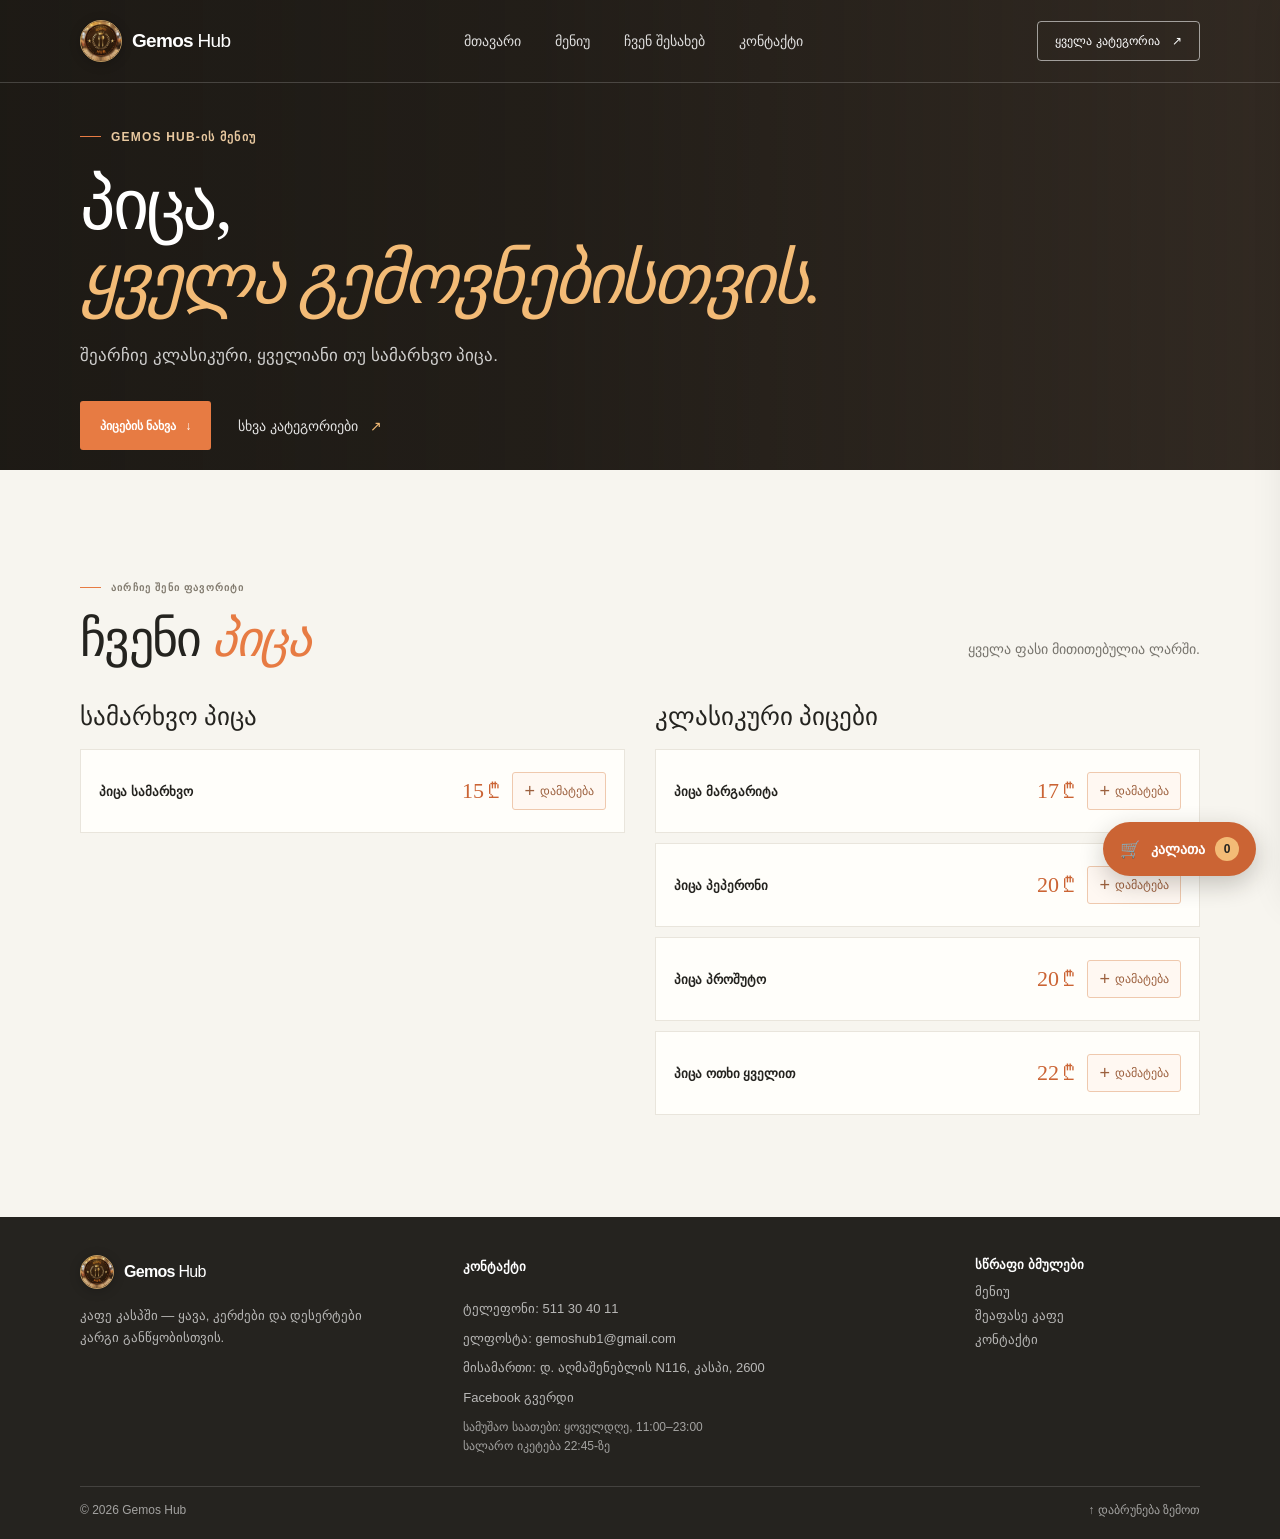
<file: pizza.html>
<!DOCTYPE html>
<html lang="ka">
<head>
    <meta charset="UTF-8">
    <meta name="viewport" content="width=device-width, initial-scale=1.0">
    <meta name="description" content="Gemos Hub-ის პიცების მენიუ.">
    <title>პიცა — Gemos Hub</title>
    <link rel="stylesheet" href="style.css">
</head>
<body>
    <header class="site-header">
        <div class="container header-content">
            <a class="brand" href="index.html#menu" aria-label="Gemos Hub — მენიუ"><img class="brand-logo" src="gemos-hub-logo.png" alt=""><span>Gemos <span class="brand-light">Hub</span></span></a>
            <nav class="main-nav" aria-label="მთავარი ნავიგაცია">
                <a href="index.html#menu">მთავარი</a><a href="index.html#menu">მენიუ</a><a href="index.html#about">ჩვენ შესახებ</a><a href="index.html#contact">კონტაქტი</a>
            </nav>
            <a class="header-button" href="index.html#menu">ყველა კატეგორია <span aria-hidden="true">↗</span></a>
        </div>
    </header>
    <main>
        <section class="hero category-hero">
            <div class="hero-image banner-pizza" role="img" aria-label="პიცა"></div><div class="hero-shade"></div>
            <div class="container hero-content">
                <p class="eyebrow"><span></span> Gemos Hub-ის მენიუ</p><h1>პიცა,<br><span>ყველა გემოვნებისთვის.</span></h1>
                <p class="hero-copy">შეარჩიე კლასიკური, ყველიანი თუ სამარხვო პიცა.</p>
                <div class="hero-actions"><a class="button button-primary" href="#category-menu">პიცების ნახვა <span aria-hidden="true">↓</span></a><a class="text-link" href="index.html#menu">სხვა კატეგორიები <span aria-hidden="true">↗</span></a></div>
            </div>
        </section>
        <section class="product-section section-pad" id="category-menu">
            <div class="container">
                <div class="section-heading"><div><p class="eyebrow dark-eyebrow"><span></span> აირჩიე შენი ფავორიტი</p><h2>ჩვენი <span>პიცა</span></h2></div><p>ყველა ფასი მითითებულია ლარში.</p></div>
                <div class="product-groups">
                    <section class="product-group" aria-labelledby="pizza-fasting">
                        <h3 id="pizza-fasting">სამარხვო პიცა</h3>
                        <div class="product-grid">
                            <article class="product-row"><div><h3>პიცა სამარხვო</h3></div><span class="product-price">15 ₾</span></article>
                        </div>
                    </section>
                    <section class="product-group" aria-labelledby="pizza-classic">
                        <h3 id="pizza-classic">კლასიკური პიცები</h3>
                        <div class="product-grid">
                            <article class="product-row"><div><h3>პიცა მარგარიტა</h3></div><span class="product-price">17 ₾</span></article>
                            <article class="product-row"><div><h3>პიცა პეპერონი</h3></div><span class="product-price">20 ₾</span></article>
                            <article class="product-row"><div><h3>პიცა პროშუტო</h3></div><span class="product-price">20 ₾</span></article>
                            <article class="product-row"><div><h3>პიცა ოთხი ყველით</h3></div><span class="product-price">22 ₾</span></article>
                        </div>
                    </section>
                </div>
            </div>
        </section>
    </main>
    <footer class="site-footer">
        <div class="container footer-content">
            <div class="footer-about">
                <a class="brand footer-brand" href="index.html#menu"><img class="brand-logo" src="gemos-hub-logo.png" alt=""><span>Gemos <span class="brand-light">Hub</span></span></a>
                <p>კაფე კასპში — ყავა, კერძები და დესერტები კარგი განწყობისთვის.</p>
            </div>
            <div class="footer-contact">
                <h2 class="footer-heading">კონტაქტი</h2>
                <a href="tel:+995511304011">ტელეფონი: 511 30 40 11</a>
                <a href="mailto:gemoshub1@gmail.com">ელფოსტა: gemoshub1@gmail.com</a>
                <a href="https://maps.google.com/?q=41.93372,44.42209" target="_blank" rel="noopener noreferrer">მისამართი: დ. აღმაშენებლის N116, კასპი, 2600</a>
                <a href="https://www.facebook.com/profile.php?id=61583218906495" target="_blank" rel="noopener noreferrer">Facebook გვერდი</a>
                <p class="footer-hours">სამუშაო საათები: ყოველდღე, 11:00–23:00<br>სალარო იკეტება 22:45-ზე</p>
            </div>
            <nav class="footer-links" aria-label="სწრაფი ბმულები">
                <h2 class="footer-heading">სწრაფი ბმულები</h2>
                <a href="index.html#menu">მენიუ</a>
                <a href="index.html#reviews">შეაფასე კაფე</a>
                <a href="index.html#contact">კონტაქტი</a>
            </nav>
            <div class="footer-bottom">
                <span class="copyright">© 2026 Gemos Hub</span>
                <a href="index.html#home">↑ დაბრუნება ზემოთ</a>
            </div>
        </div>
    </footer>
    <script src="script.js"></script>
</body>
</html>
</file>
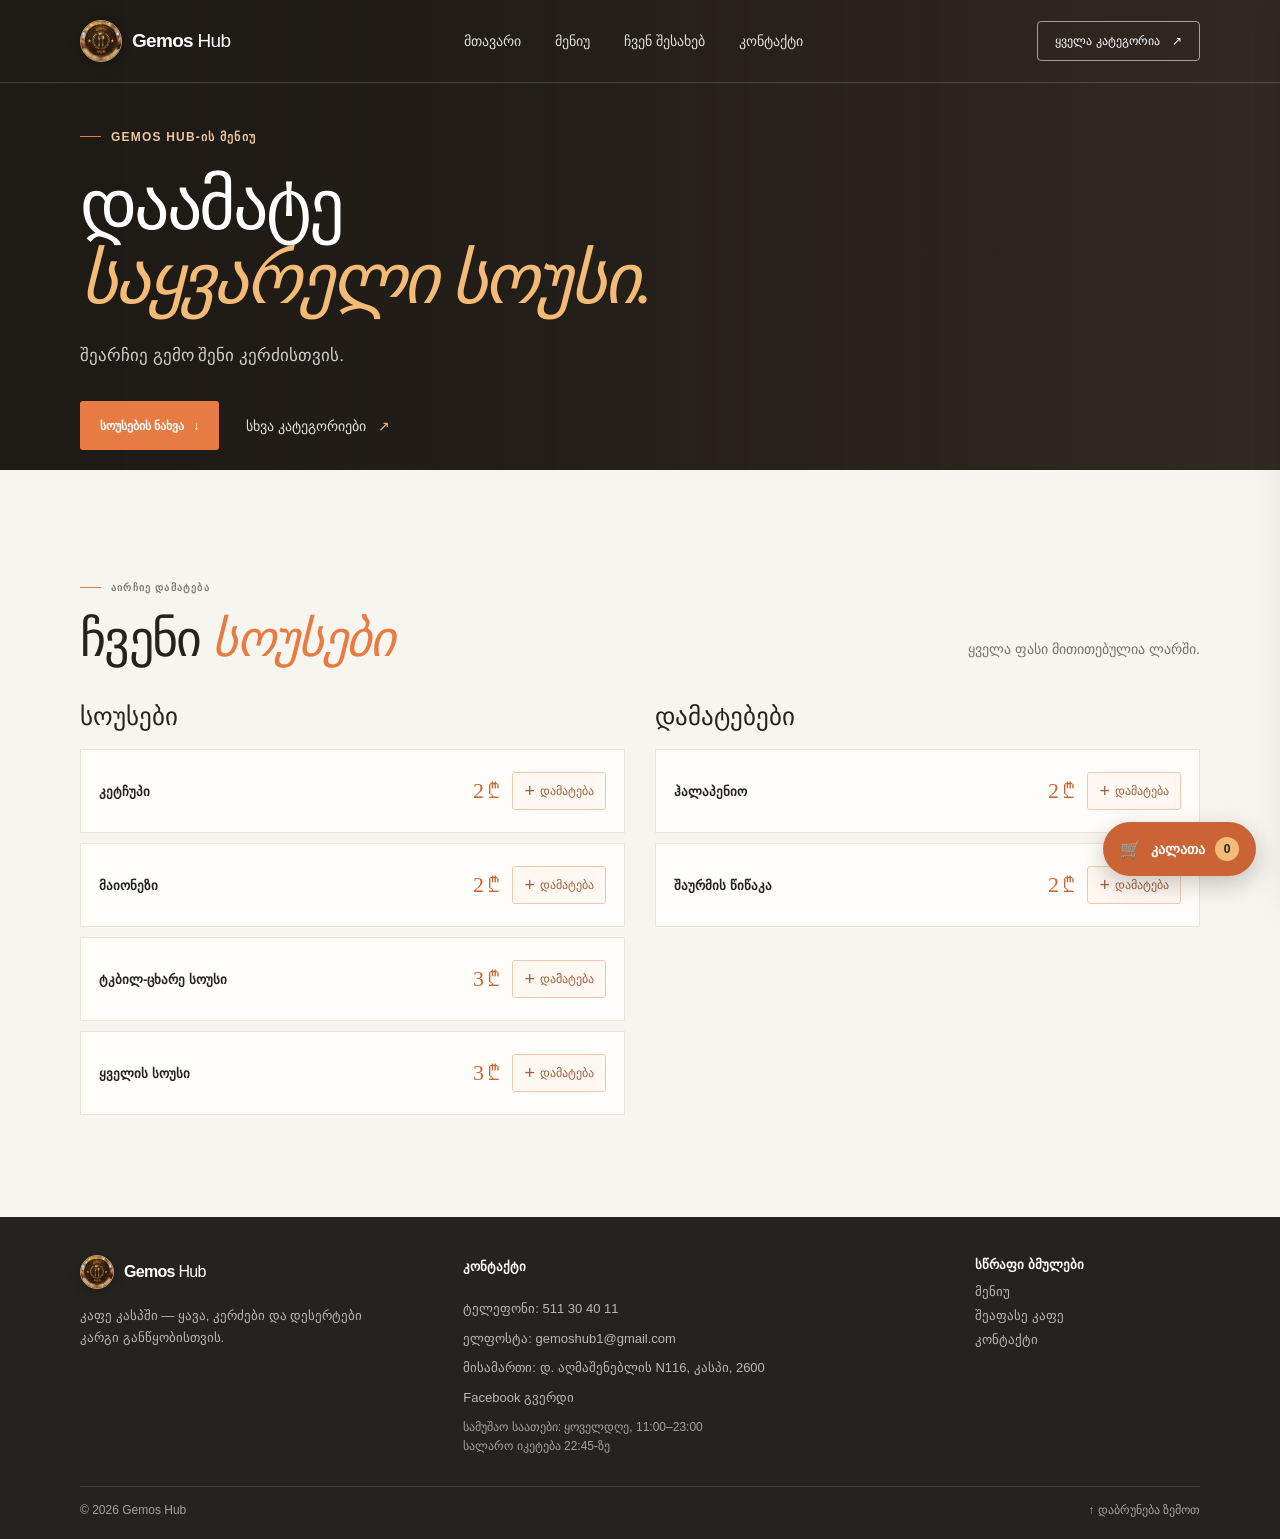
<file: sauces.html>
<!DOCTYPE html>
<html lang="ka">
<head>
    <meta charset="UTF-8">
    <meta name="viewport" content="width=device-width, initial-scale=1.0">
    <meta name="description" content="Gemos Hub-ის სოუსებისა და დამატებების მენიუ.">
    <title>სოუსები — Gemos Hub</title>
    <link rel="stylesheet" href="style.css">
</head>
<body>
    <header class="site-header">
        <div class="container header-content">
            <a class="brand" href="index.html#menu" aria-label="Gemos Hub — მენიუ"><img class="brand-logo" src="gemos-hub-logo.png" alt=""><span>Gemos <span class="brand-light">Hub</span></span></a>
            <nav class="main-nav" aria-label="მთავარი ნავიგაცია">
                <a href="index.html#menu">მთავარი</a><a href="index.html#menu">მენიუ</a><a href="index.html#about">ჩვენ შესახებ</a><a href="index.html#contact">კონტაქტი</a>
            </nav>
            <a class="header-button" href="index.html#menu">ყველა კატეგორია <span aria-hidden="true">↗</span></a>
        </div>
    </header>
    <main>
        <section class="hero category-hero">
            <div class="hero-image banner-sauces" role="img" aria-label="სოუსები"></div><div class="hero-shade"></div>
            <div class="container hero-content">
                <p class="eyebrow"><span></span> Gemos Hub-ის მენიუ</p><h1>დაამატე<br><span>საყვარელი სოუსი.</span></h1>
                <p class="hero-copy">შეარჩიე გემო შენი კერძისთვის.</p>
                <div class="hero-actions"><a class="button button-primary" href="#category-menu">სოუსების ნახვა <span aria-hidden="true">↓</span></a><a class="text-link" href="index.html#menu">სხვა კატეგორიები <span aria-hidden="true">↗</span></a></div>
            </div>
        </section>
        <section class="product-section section-pad" id="category-menu">
            <div class="container">
                <div class="section-heading"><div><p class="eyebrow dark-eyebrow"><span></span> აირჩიე დამატება</p><h2>ჩვენი <span>სოუსები</span></h2></div><p>ყველა ფასი მითითებულია ლარში.</p></div>
                <div class="product-groups">
                    <section class="product-group" aria-labelledby="sauce-list">
                        <h3 id="sauce-list">სოუსები</h3>
                        <div class="product-grid">
                            <article class="product-row"><div><h3>კეტჩუპი</h3></div><span class="product-price">2 ₾</span></article>
                            <article class="product-row"><div><h3>მაიონეზი</h3></div><span class="product-price">2 ₾</span></article>
                            <article class="product-row"><div><h3>ტკბილ-ცხარე სოუსი</h3></div><span class="product-price">3 ₾</span></article>
                            <article class="product-row"><div><h3>ყველის სოუსი</h3></div><span class="product-price">3 ₾</span></article>
                        </div>
                    </section>
                    <section class="product-group" aria-labelledby="sauce-extras">
                        <h3 id="sauce-extras">დამატებები</h3>
                        <div class="product-grid">
                            <article class="product-row"><div><h3>ჰალაპენიო</h3></div><span class="product-price">2 ₾</span></article>
                            <article class="product-row"><div><h3>შაურმის წიწაკა</h3></div><span class="product-price">2 ₾</span></article>
                        </div>
                    </section>
                </div>
            </div>
        </section>
    </main>
    <footer class="site-footer">
        <div class="container footer-content">
            <div class="footer-about">
                <a class="brand footer-brand" href="index.html#menu"><img class="brand-logo" src="gemos-hub-logo.png" alt=""><span>Gemos <span class="brand-light">Hub</span></span></a>
                <p>კაფე კასპში — ყავა, კერძები და დესერტები კარგი განწყობისთვის.</p>
            </div>
            <div class="footer-contact">
                <h2 class="footer-heading">კონტაქტი</h2>
                <a href="tel:+995511304011">ტელეფონი: 511 30 40 11</a>
                <a href="mailto:gemoshub1@gmail.com">ელფოსტა: gemoshub1@gmail.com</a>
                <a href="https://maps.google.com/?q=41.93372,44.42209" target="_blank" rel="noopener noreferrer">მისამართი: დ. აღმაშენებლის N116, კასპი, 2600</a>
                <a href="https://www.facebook.com/profile.php?id=61583218906495" target="_blank" rel="noopener noreferrer">Facebook გვერდი</a>
                <p class="footer-hours">სამუშაო საათები: ყოველდღე, 11:00–23:00<br>სალარო იკეტება 22:45-ზე</p>
            </div>
            <nav class="footer-links" aria-label="სწრაფი ბმულები">
                <h2 class="footer-heading">სწრაფი ბმულები</h2>
                <a href="index.html#menu">მენიუ</a>
                <a href="index.html#reviews">შეაფასე კაფე</a>
                <a href="index.html#contact">კონტაქტი</a>
            </nav>
            <div class="footer-bottom">
                <span class="copyright">© 2026 Gemos Hub</span>
                <a href="index.html#home">↑ დაბრუნება ზემოთ</a>
            </div>
        </div>
    </footer>
    <script src="script.js"></script>
</body>
</html>
</file>
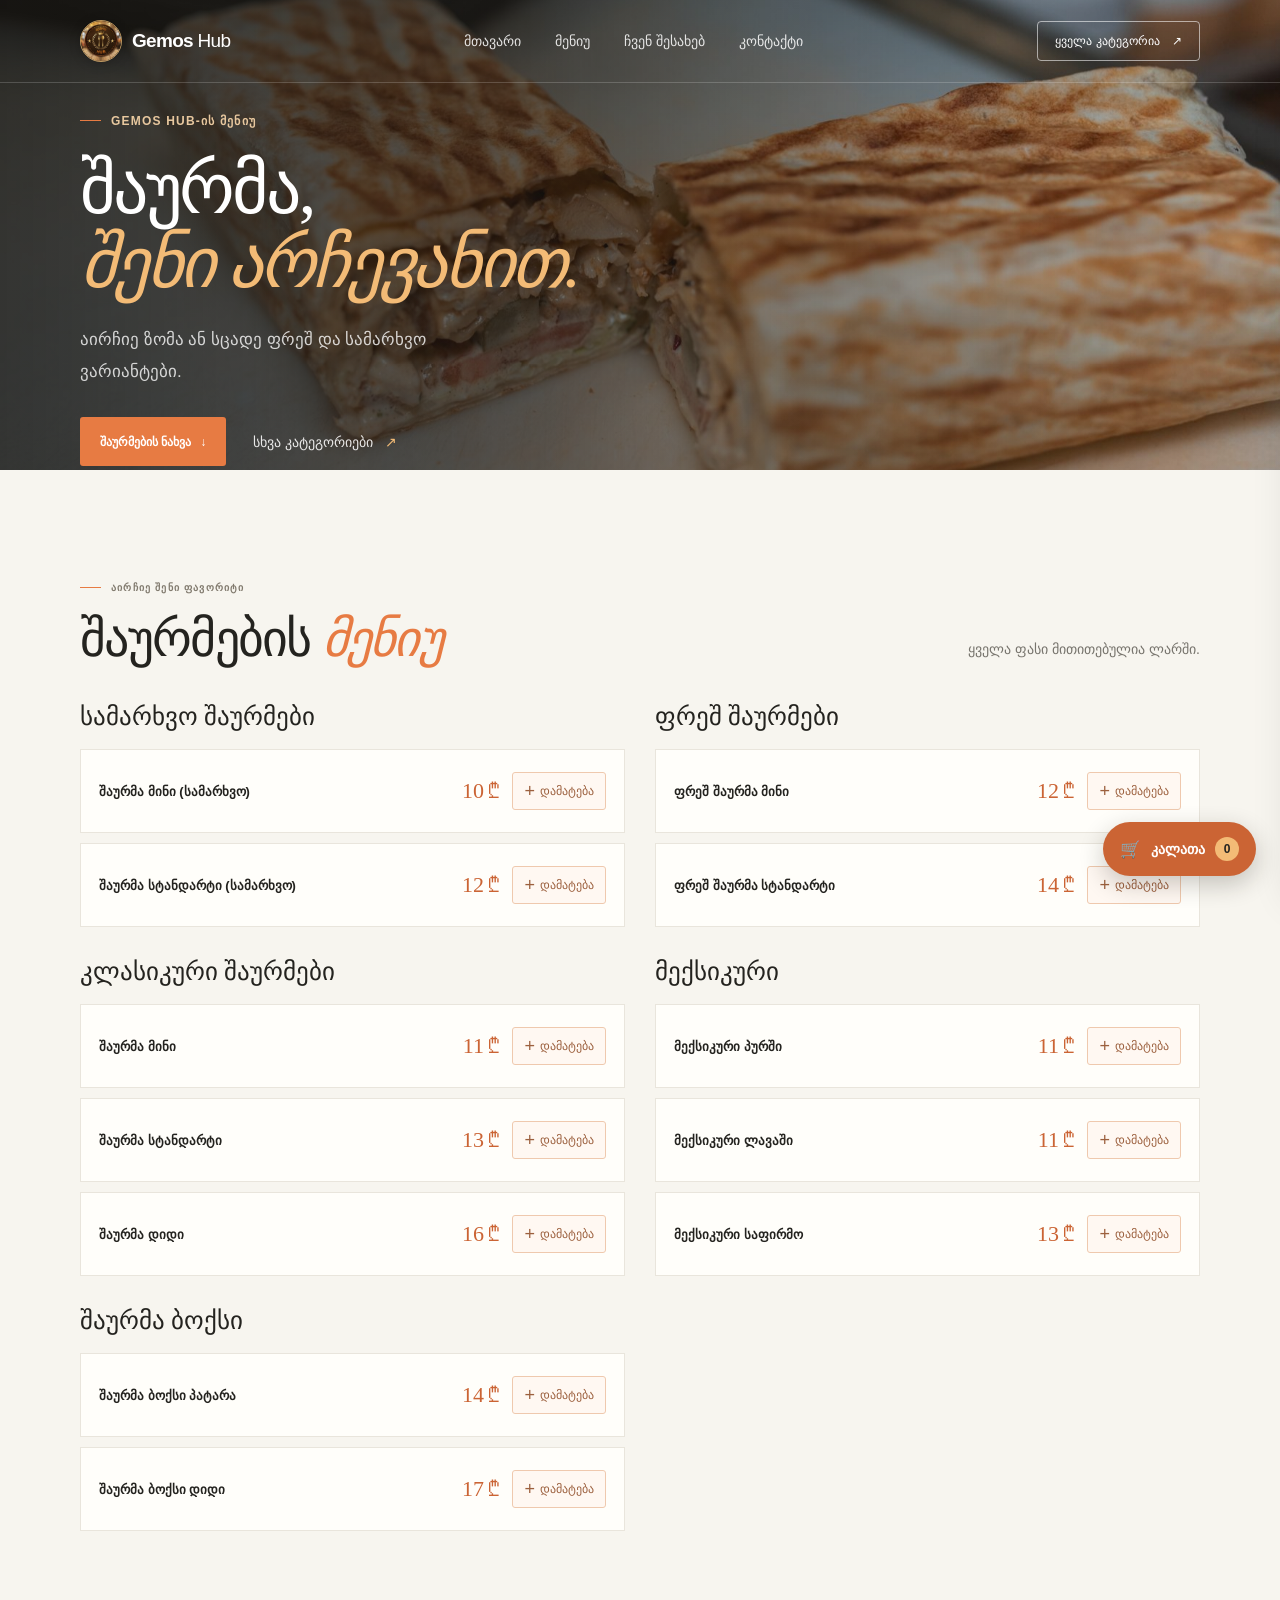
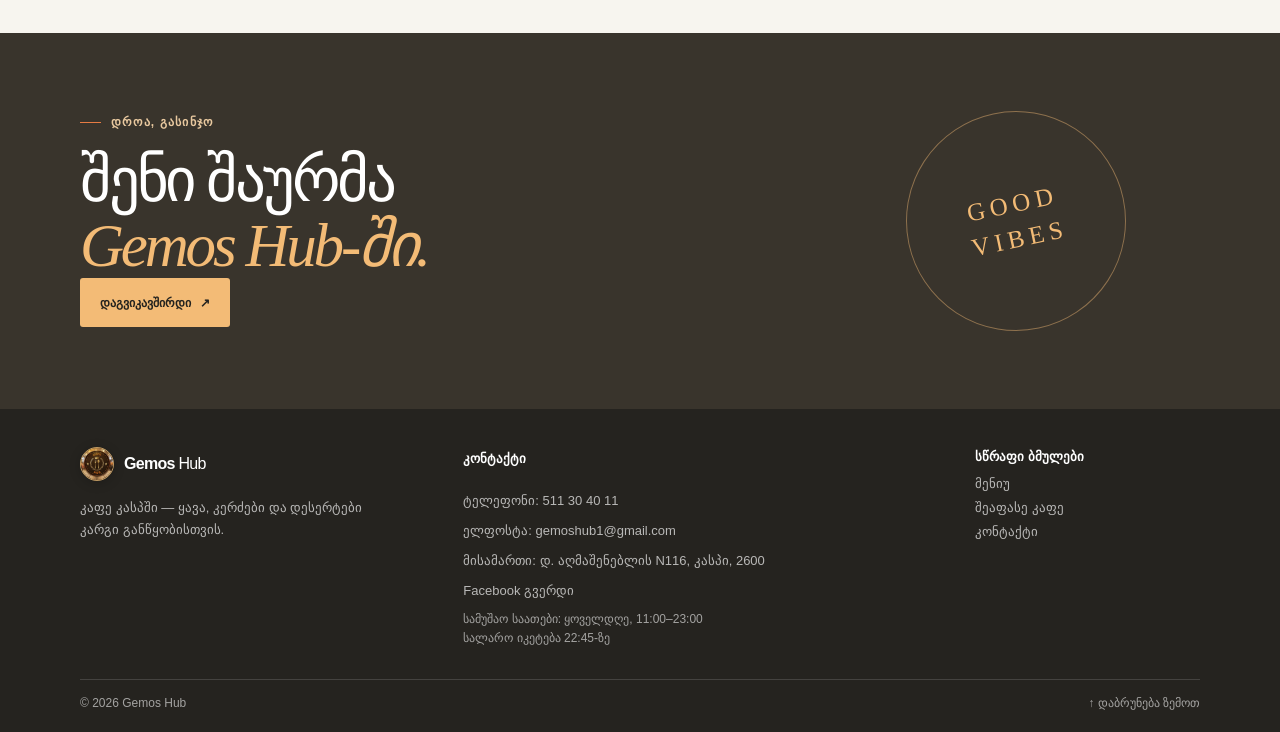
<file: shawarma.html>
<!DOCTYPE html>
<html lang="ka">
<head>
    <meta charset="UTF-8">
    <meta name="viewport" content="width=device-width, initial-scale=1.0">
    <meta name="description" content="Gemos Hub-ის შაურმების მენიუ — აირჩიე ზომა და გემო.">
    <title>შაურმების მენიუ — Gemos Hub</title>
    <link rel="stylesheet" href="style.css">
</head>
<body>
    <header class="site-header">
        <div class="container header-content">
            <a class="brand" href="index.html#menu" aria-label="Gemos Hub — მენიუ">
                <img class="brand-logo" src="gemos-hub-logo.png" alt="">
                <span>Gemos <span class="brand-light">Hub</span></span>
            </a>
            <nav class="main-nav" aria-label="მთავარი ნავიგაცია">
                <a href="index.html#menu">მთავარი</a>
                <a href="index.html#menu">მენიუ</a>
                <a href="index.html#about">ჩვენ შესახებ</a>
                <a href="index.html#contact">კონტაქტი</a>
            </nav>
            <a class="header-button" href="index.html#menu">ყველა კატეგორია <span aria-hidden="true">↗</span></a>
        </div>
    </header>

    <main>
        <section class="hero category-hero">
            <div class="hero-image shawarma-hero-image" role="img" aria-label="შაურმა ახალი ინგრედიენტებით"></div>
            <div class="hero-shade"></div>
            <div class="container hero-content">
                <p class="eyebrow"><span></span> Gemos Hub-ის მენიუ</p>
                <h1>შაურმა,<br><span>შენი არჩევანით.</span></h1>
                <p class="hero-copy">აირჩიე ზომა ან სცადე ფრეშ და სამარხვო ვარიანტები.</p>
                <div class="hero-actions">
                    <a class="button button-primary" href="#shawarma-menu">შაურმების ნახვა <span aria-hidden="true">↓</span></a>
                    <a class="text-link" href="index.html#menu">სხვა კატეგორიები <span aria-hidden="true">↗</span></a>
                </div>
            </div>
        </section>

        <section class="product-section section-pad" id="shawarma-menu">
            <div class="container">
                <div class="section-heading">
                    <div>
                        <p class="eyebrow dark-eyebrow"><span></span> აირჩიე შენი ფავორიტი</p>
                        <h2>შაურმების <span>მენიუ</span></h2>
                    </div>
                    <p>ყველა ფასი მითითებულია ლარში.</p>
                </div>
                <div class="product-groups">
                    <section class="product-group" aria-labelledby="shawarma-fasting">
                        <h3 id="shawarma-fasting">სამარხვო შაურმები</h3>
                        <div class="product-grid">
                            <article class="product-row"><div><h3>შაურმა მინი (სამარხვო)</h3></div><span class="product-price">10 ₾</span></article>
                            <article class="product-row"><div><h3>შაურმა სტანდარტი (სამარხვო)</h3></div><span class="product-price">12 ₾</span></article>
                        </div>
                    </section>
                    <section class="product-group" aria-labelledby="shawarma-fresh">
                        <h3 id="shawarma-fresh">ფრეშ შაურმები</h3>
                        <div class="product-grid">
                            <article class="product-row"><div><h3>ფრეშ შაურმა მინი</h3></div><span class="product-price">12 ₾</span></article>
                            <article class="product-row"><div><h3>ფრეშ შაურმა სტანდარტი</h3></div><span class="product-price">14 ₾</span></article>
                        </div>
                    </section>
                    <section class="product-group" aria-labelledby="shawarma-classic">
                        <h3 id="shawarma-classic">კლასიკური შაურმები</h3>
                        <div class="product-grid">
                            <article class="product-row"><div><h3>შაურმა მინი</h3></div><span class="product-price">11 ₾</span></article>
                            <article class="product-row"><div><h3>შაურმა სტანდარტი</h3></div><span class="product-price">13 ₾</span></article>
                            <article class="product-row"><div><h3>შაურმა დიდი</h3></div><span class="product-price">16 ₾</span></article>
                        </div>
                    </section>
                    <section class="product-group" aria-labelledby="shawarma-mexican">
                        <h3 id="shawarma-mexican">მექსიკური</h3>
                        <div class="product-grid">
                            <article class="product-row"><div><h3>მექსიკური პურში</h3></div><span class="product-price">11 ₾</span></article>
                            <article class="product-row"><div><h3>მექსიკური ლავაში</h3></div><span class="product-price">11 ₾</span></article>
                            <article class="product-row"><div><h3>მექსიკური საფირმო</h3></div><span class="product-price">13 ₾</span></article>
                        </div>
                    </section>
                    <section class="product-group" aria-labelledby="shawarma-boxes">
                        <h3 id="shawarma-boxes">შაურმა ბოქსი</h3>
                        <div class="product-grid">
                            <article class="product-row"><div><h3>შაურმა ბოქსი პატარა</h3></div><span class="product-price">14 ₾</span></article>
                            <article class="product-row"><div><h3>შაურმა ბოქსი დიდი</h3></div><span class="product-price">17 ₾</span></article>
                        </div>
                    </section>
                </div>
            </div>
        </section>

        <section class="visit-section">
            <div class="container visit-content">
                <p class="eyebrow"><span></span> დროა, გასინჯო</p>
                <h2>შენი შაურმა<br><span>Gemos Hub-ში.</span></h2>
                <a class="button button-light" href="index.html#contact">დაგვიკავშირდი <span aria-hidden="true">↗</span></a>
            </div>
            <div class="visit-orbit" aria-hidden="true">GOOD<br>VIBES</div>
        </section>
    </main>

    <footer class="site-footer">
        <div class="container footer-content">
            <div class="footer-about">
                <a class="brand footer-brand" href="index.html#menu">
                    <img class="brand-logo" src="gemos-hub-logo.png" alt="">
                    <span>Gemos <span class="brand-light">Hub</span></span>
                </a>
                <p>კაფე კასპში — ყავა, კერძები და დესერტები კარგი განწყობისთვის.</p>
            </div>
            <div class="footer-contact">
                <h2 class="footer-heading">კონტაქტი</h2>
                <a href="tel:+995511304011">ტელეფონი: 511 30 40 11</a>
                <a href="mailto:gemoshub1@gmail.com">ელფოსტა: gemoshub1@gmail.com</a>
                <a href="https://maps.google.com/?q=41.93372,44.42209" target="_blank" rel="noopener noreferrer">მისამართი: დ. აღმაშენებლის N116, კასპი, 2600</a>
                <a href="https://www.facebook.com/profile.php?id=61583218906495" target="_blank" rel="noopener noreferrer">Facebook გვერდი</a>
                <p class="footer-hours">სამუშაო საათები: ყოველდღე, 11:00–23:00<br>სალარო იკეტება 22:45-ზე</p>
            </div>
            <nav class="footer-links" aria-label="სწრაფი ბმულები">
                <h2 class="footer-heading">სწრაფი ბმულები</h2>
                <a href="index.html#menu">მენიუ</a>
                <a href="index.html#reviews">შეაფასე კაფე</a>
                <a href="index.html#contact">კონტაქტი</a>
            </nav>
            <div class="footer-bottom">
                <span class="copyright">© 2026 Gemos Hub</span>
                <a href="index.html#home">↑ დაბრუნება ზემოთ</a>
            </div>
        </div>
    </footer>
    <script src="script.js"></script>
</body>
</html>
</file>
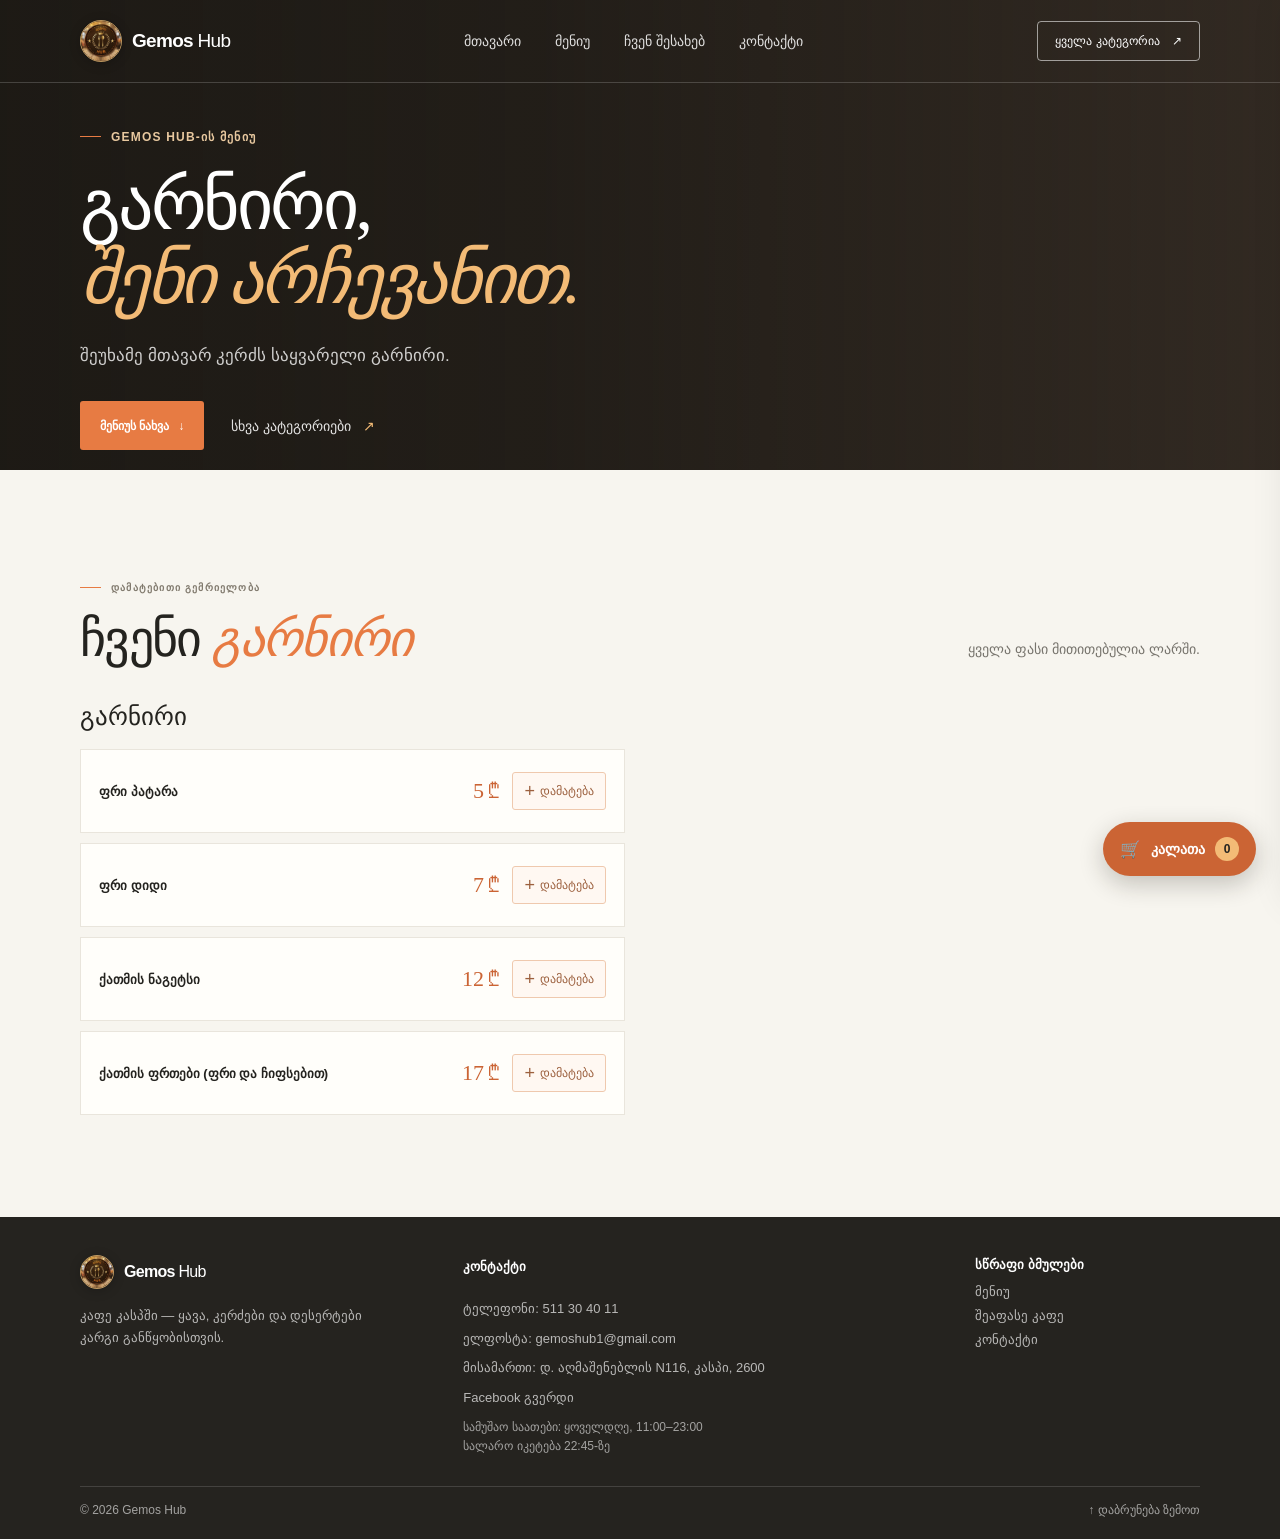
<file: sides.html>
<!DOCTYPE html>
<html lang="ka">
<head>
    <meta charset="UTF-8">
    <meta name="viewport" content="width=device-width, initial-scale=1.0">
    <meta name="description" content="Gemos Hub-ის გარნირებისა და გვერდითი კერძების მენიუ.">
    <title>გარნირი — Gemos Hub</title>
    <link rel="stylesheet" href="style.css">
</head>
<body>
    <header class="site-header">
        <div class="container header-content">
            <a class="brand" href="index.html#menu" aria-label="Gemos Hub — მენიუ"><img class="brand-logo" src="gemos-hub-logo.png" alt=""><span>Gemos <span class="brand-light">Hub</span></span></a>
            <nav class="main-nav" aria-label="მთავარი ნავიგაცია">
                <a href="index.html#menu">მთავარი</a><a href="index.html#menu">მენიუ</a><a href="index.html#about">ჩვენ შესახებ</a><a href="index.html#contact">კონტაქტი</a>
            </nav>
            <a class="header-button" href="index.html#menu">ყველა კატეგორია <span aria-hidden="true">↗</span></a>
        </div>
    </header>
    <main>
        <section class="hero category-hero">
            <div class="hero-image banner-sides" role="img" aria-label="გარნირები"></div><div class="hero-shade"></div>
            <div class="container hero-content">
                <p class="eyebrow"><span></span> Gemos Hub-ის მენიუ</p><h1>გარნირი,<br><span>შენი არჩევანით.</span></h1>
                <p class="hero-copy">შეუხამე მთავარ კერძს საყვარელი გარნირი.</p>
                <div class="hero-actions"><a class="button button-primary" href="#category-menu">მენიუს ნახვა <span aria-hidden="true">↓</span></a><a class="text-link" href="index.html#menu">სხვა კატეგორიები <span aria-hidden="true">↗</span></a></div>
            </div>
        </section>
        <section class="product-section section-pad" id="category-menu">
            <div class="container">
                <div class="section-heading"><div><p class="eyebrow dark-eyebrow"><span></span> დამატებითი გემრიელობა</p><h2>ჩვენი <span>გარნირი</span></h2></div><p>ყველა ფასი მითითებულია ლარში.</p></div>
                <div class="product-groups">
                    <section class="product-group" aria-labelledby="sides-list">
                        <h3 id="sides-list">გარნირი</h3>
                        <div class="product-grid">
                            <article class="product-row"><div><h3>ფრი პატარა</h3></div><span class="product-price">5 ₾</span></article>
                            <article class="product-row"><div><h3>ფრი დიდი</h3></div><span class="product-price">7 ₾</span></article>
                            <article class="product-row"><div><h3>ქათმის ნაგეტსი</h3></div><span class="product-price">12 ₾</span></article>
                            <article class="product-row"><div><h3>ქათმის ფრთები (ფრი და ჩიფსებით)</h3></div><span class="product-price">17 ₾</span></article>
                        </div>
                    </section>
                </div>
            </div>
        </section>
    </main>
    <footer class="site-footer">
        <div class="container footer-content">
            <div class="footer-about">
                <a class="brand footer-brand" href="index.html#menu"><img class="brand-logo" src="gemos-hub-logo.png" alt=""><span>Gemos <span class="brand-light">Hub</span></span></a>
                <p>კაფე კასპში — ყავა, კერძები და დესერტები კარგი განწყობისთვის.</p>
            </div>
            <div class="footer-contact">
                <h2 class="footer-heading">კონტაქტი</h2>
                <a href="tel:+995511304011">ტელეფონი: 511 30 40 11</a>
                <a href="mailto:gemoshub1@gmail.com">ელფოსტა: gemoshub1@gmail.com</a>
                <a href="https://maps.google.com/?q=41.93372,44.42209" target="_blank" rel="noopener noreferrer">მისამართი: დ. აღმაშენებლის N116, კასპი, 2600</a>
                <a href="https://www.facebook.com/profile.php?id=61583218906495" target="_blank" rel="noopener noreferrer">Facebook გვერდი</a>
                <p class="footer-hours">სამუშაო საათები: ყოველდღე, 11:00–23:00<br>სალარო იკეტება 22:45-ზე</p>
            </div>
            <nav class="footer-links" aria-label="სწრაფი ბმულები">
                <h2 class="footer-heading">სწრაფი ბმულები</h2>
                <a href="index.html#menu">მენიუ</a>
                <a href="index.html#reviews">შეაფასე კაფე</a>
                <a href="index.html#contact">კონტაქტი</a>
            </nav>
            <div class="footer-bottom">
                <span class="copyright">© 2026 Gemos Hub</span>
                <a href="index.html#home">↑ დაბრუნება ზემოთ</a>
            </div>
        </div>
    </footer>
    <script src="script.js"></script>
</body>
</html>
</file>
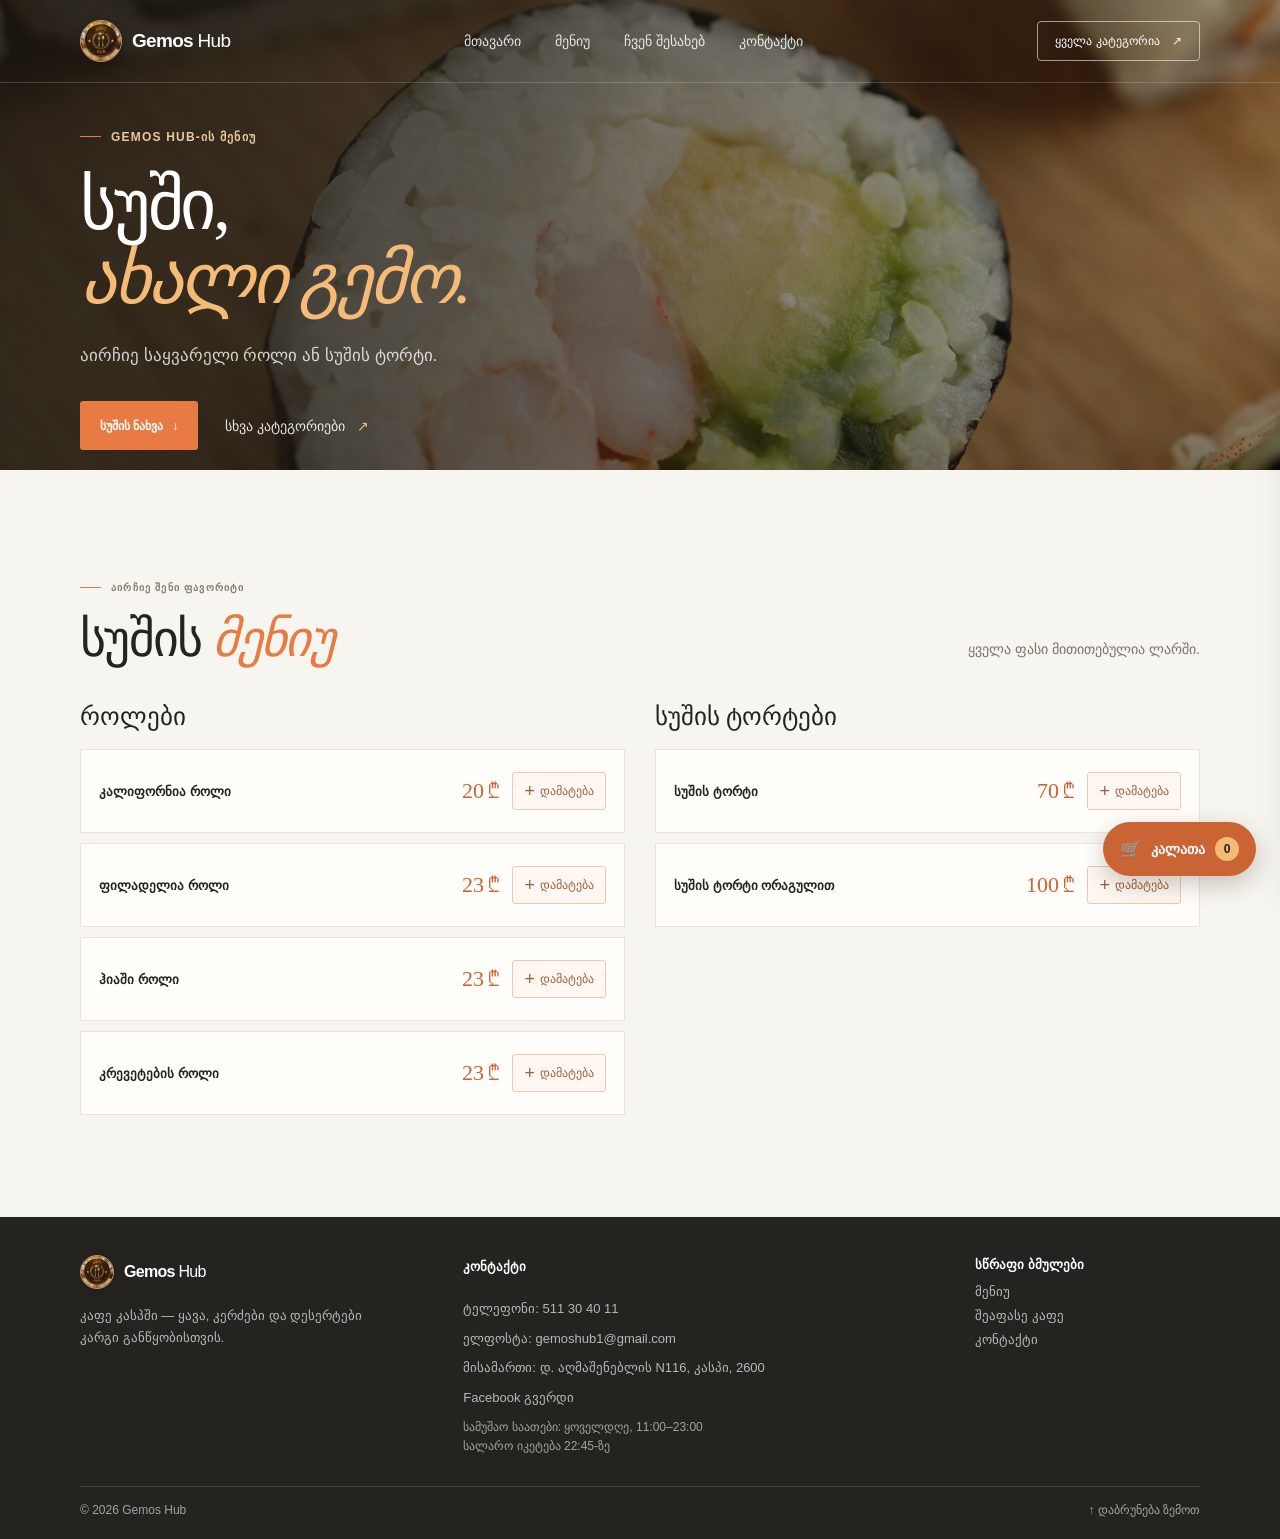
<file: sushi.html>
<!DOCTYPE html>
<html lang="ka">
<head>
    <meta charset="UTF-8">
    <meta name="viewport" content="width=device-width, initial-scale=1.0">
    <meta name="description" content="Gemos Hub-ის სუშის მენიუ — როლები და სუშის ტორტები.">
    <title>სუში — Gemos Hub</title>
    <link rel="stylesheet" href="style.css">
</head>
<body>
    <header class="site-header">
        <div class="container header-content">
            <a class="brand" href="index.html#menu" aria-label="Gemos Hub — მენიუ"><img class="brand-logo" src="gemos-hub-logo.png" alt=""><span>Gemos <span class="brand-light">Hub</span></span></a>
            <nav class="main-nav" aria-label="მთავარი ნავიგაცია">
                <a href="index.html#menu">მთავარი</a><a href="index.html#menu">მენიუ</a><a href="index.html#about">ჩვენ შესახებ</a><a href="index.html#contact">კონტაქტი</a>
            </nav>
            <a class="header-button" href="index.html#menu">ყველა კატეგორია <span aria-hidden="true">↗</span></a>
        </div>
    </header>
    <main>
        <section class="hero category-hero">
            <div class="hero-image banner-sushi" role="img" aria-label="სუშის როლები"></div><div class="hero-shade"></div>
            <div class="container hero-content">
                <p class="eyebrow"><span></span> Gemos Hub-ის მენიუ</p><h1>სუში,<br><span>ახალი გემო.</span></h1>
                <p class="hero-copy">აირჩიე საყვარელი როლი ან სუშის ტორტი.</p>
                <div class="hero-actions"><a class="button button-primary" href="#category-menu">სუშის ნახვა <span aria-hidden="true">↓</span></a><a class="text-link" href="index.html#menu">სხვა კატეგორიები <span aria-hidden="true">↗</span></a></div>
            </div>
        </section>
        <section class="product-section section-pad" id="category-menu">
            <div class="container">
                <div class="section-heading"><div><p class="eyebrow dark-eyebrow"><span></span> აირჩიე შენი ფავორიტი</p><h2>სუშის <span>მენიუ</span></h2></div><p>ყველა ფასი მითითებულია ლარში.</p></div>
                <div class="product-groups">
                    <section class="product-group" aria-labelledby="sushi-rolls">
                        <h3 id="sushi-rolls">როლები</h3>
                        <div class="product-grid">
                            <article class="product-row"><div><h3>კალიფორნია როლი</h3></div><span class="product-price">20 ₾</span></article>
                            <article class="product-row"><div><h3>ფილადელია როლი</h3></div><span class="product-price">23 ₾</span></article>
                            <article class="product-row"><div><h3>ჰიაში როლი</h3></div><span class="product-price">23 ₾</span></article>
                            <article class="product-row"><div><h3>კრევეტების როლი</h3></div><span class="product-price">23 ₾</span></article>
                        </div>
                    </section>
                    <section class="product-group" aria-labelledby="sushi-cakes">
                        <h3 id="sushi-cakes">სუშის ტორტები</h3>
                        <div class="product-grid">
                            <article class="product-row"><div><h3>სუშის ტორტი</h3></div><span class="product-price">70 ₾</span></article>
                            <article class="product-row"><div><h3>სუშის ტორტი ორაგულით</h3></div><span class="product-price">100 ₾</span></article>
                        </div>
                    </section>
                </div>
            </div>
        </section>
    </main>
    <footer class="site-footer">
        <div class="container footer-content">
            <div class="footer-about">
                <a class="brand footer-brand" href="index.html#menu"><img class="brand-logo" src="gemos-hub-logo.png" alt=""><span>Gemos <span class="brand-light">Hub</span></span></a>
                <p>კაფე კასპში — ყავა, კერძები და დესერტები კარგი განწყობისთვის.</p>
            </div>
            <div class="footer-contact">
                <h2 class="footer-heading">კონტაქტი</h2>
                <a href="tel:+995511304011">ტელეფონი: 511 30 40 11</a>
                <a href="mailto:gemoshub1@gmail.com">ელფოსტა: gemoshub1@gmail.com</a>
                <a href="https://maps.google.com/?q=41.93372,44.42209" target="_blank" rel="noopener noreferrer">მისამართი: დ. აღმაშენებლის N116, კასპი, 2600</a>
                <a href="https://www.facebook.com/profile.php?id=61583218906495" target="_blank" rel="noopener noreferrer">Facebook გვერდი</a>
                <p class="footer-hours">სამუშაო საათები: ყოველდღე, 11:00–23:00<br>სალარო იკეტება 22:45-ზე</p>
            </div>
            <nav class="footer-links" aria-label="სწრაფი ბმულები">
                <h2 class="footer-heading">სწრაფი ბმულები</h2>
                <a href="index.html#menu">მენიუ</a>
                <a href="index.html#reviews">შეაფასე კაფე</a>
                <a href="index.html#contact">კონტაქტი</a>
            </nav>
            <div class="footer-bottom">
                <span class="copyright">© 2026 Gemos Hub</span>
                <a href="index.html#home">↑ დაბრუნება ზემოთ</a>
            </div>
        </div>
    </footer>
    <script src="script.js"></script>
</body>
</html>
</file>
<file: style.css>
:root {
    --ink: #24231f;
    --muted: #77746d;
    --cream: #f7f5ef;
    --paper: #fffefa;
    --orange: #e77b43;
    --orange-dark: #cb6434;
    --line: #e9e5dc;
}

* {
    box-sizing: border-box;
}

html {
    scroll-behavior: smooth;
    scroll-padding-top: 85px;
}

body {
    margin: 0;
    color: var(--ink);
    background: var(--paper);
    font-family: "Noto Sans Georgian", "BPG Nino Mtavruli", Arial, sans-serif;
    -webkit-font-smoothing: antialiased;
}

a {
    color: inherit;
    text-decoration: none;
}

.container {
    width: min(1120px, calc(100% - 48px));
    margin: 0 auto;
}

.site-header {
    position: absolute;
    z-index: 5;
    top: 0;
    left: 0;
    width: 100%;
    color: #fff;
    border-bottom: 1px solid rgb(255 255 255 / 18%);
}

.header-content {
    min-height: 82px;
    display: flex;
    align-items: center;
    justify-content: space-between;
    gap: 28px;
}

.brand {
    display: inline-flex;
    align-items: center;
    gap: 10px;
    font-size: 19px;
    font-weight: 750;
    letter-spacing: -.7px;
    white-space: nowrap;
}

.brand-logo {
    width: 42px;
    height: 42px;
    flex: 0 0 42px;
    border: 1px solid rgb(244 194 120 / 75%);
    border-radius: 50%;
    object-fit: cover;
    object-position: center;
    box-shadow: 0 2px 12px rgb(0 0 0 / 20%);
}

.brand-light {
    font-weight: 400;
}

.main-nav {
    display: flex;
    align-items: center;
    gap: 34px;
    color: rgb(255 255 255 / 85%);
    font-size: 14px;
}

.main-nav a,
.site-footer a {
    transition: color .2s ease;
}

.main-nav a:hover,
.site-footer a:hover {
    color: #f4c278;
}

.header-button {
    padding: 12px 17px;
    border: 1px solid rgb(255 255 255 / 56%);
    border-radius: 4px;
    font-size: 12px;
    transition: background .2s ease, color .2s ease;
}

.header-button:hover {
    color: var(--ink);
    background: white;
}

.header-button span,
.button span {
    margin-left: 9px;
}

.hero {
    position: relative;
    min-height: 690px;
    display: flex;
    align-items: center;
    overflow: hidden;
    color: #fff;
    background: #362d25;
}

.hero-image,
.hero-shade {
    position: absolute;
    inset: 0;
}

.hero-image {
    background-image: url("https://images.unsplash.com/photo-1495474472287-4d71bcdd2085?auto=format&fit=crop&w=2000&q=85");
    background-position: center 54%;
    background-size: cover;
    transform: scale(1.02);
}

.hero-shade {
    background: linear-gradient(90deg, rgb(24 22 18 / 82%) 0%, rgb(24 22 18 / 66%) 42%, rgb(24 22 18 / 14%) 100%);
}

.hero-content {
    position: relative;
    z-index: 1;
    padding-top: 75px;
}

.eyebrow {
    display: flex;
    align-items: center;
    gap: 10px;
    margin: 0 0 25px;
    color: #e8c89f;
    font-size: 12px;
    font-weight: 600;
    letter-spacing: 1.2px;
    text-transform: uppercase;
}

.eyebrow > span {
    width: 21px;
    height: 1px;
    display: inline-block;
    background: var(--orange);
}

.hero h1,
.visit-section h2 {
    margin: 0;
    font-family: Georgia, "Times New Roman", serif;
    font-size: clamp(52px, 7vw, 82px);
    font-weight: 400;
    letter-spacing: -3.2px;
    line-height: 1.06;
}

.hero h1 span,
.visit-section h2 span {
    color: #f3bb76;
    font-style: italic;
}

.hero-copy {
    max-width: 425px;
    margin: 23px 0 29px;
    color: rgb(255 255 255 / 79%);
    font-size: 17px;
    line-height: 1.9;
}

.hero-actions {
    display: flex;
    align-items: center;
    gap: 27px;
}

.button {
    min-height: 49px;
    display: inline-flex;
    align-items: center;
    justify-content: center;
    padding: 0 20px;
    border-radius: 3px;
    font-size: 12px;
    font-weight: 650;
    transition: background .2s ease, transform .2s ease;
}

.button:hover {
    transform: translateY(-2px);
}

.button-primary {
    color: #fff;
    background: var(--orange);
}

.button-primary:hover {
    background: var(--orange-dark);
}

.text-link {
    color: rgb(255 255 255 / 88%);
    font-size: 14px;
}

.text-link span {
    margin-left: 8px;
    color: #f3bb76;
}

.hero-note {
    display: flex;
    align-items: center;
    gap: 9px;
    margin-top: 62px;
    color: rgb(255 255 255 / 68%);
    font-size: 11px;
}

.note-icon {
    color: #f3bb76;
    font-size: 16px;
}

.hero-stamp {
    position: absolute;
    right: max(8%, calc((100% - 1120px) / 2));
    bottom: 76px;
    width: 102px;
    height: 102px;
    display: flex;
    flex-direction: column;
    align-items: center;
    justify-content: center;
    border: 1px solid rgb(255 255 255 / 66%);
    border-radius: 50%;
    color: #fff;
    font-size: 8px;
    letter-spacing: 2px;
    line-height: 1.9;
    transform: rotate(12deg);
}

.hero-stamp strong {
    color: #f3bb76;
    font-size: 13px;
}

.section-pad {
    padding: 102px 0;
}

.intro {
    background: var(--cream);
}

.intro-grid {
    display: grid;
    grid-template-columns: 1fr 2fr 72px;
    align-items: center;
    gap: 40px;
}

.dark-eyebrow {
    align-self: start;
    margin-top: 10px;
    color: #817a6e;
    font-size: 10px;
}

.intro-copy h2,
.section-heading h2 {
    margin: 0;
    font-family: Georgia, "Times New Roman", serif;
    font-size: clamp(37px, 4.5vw, 55px);
    font-weight: 400;
    letter-spacing: -1.7px;
    line-height: 1.16;
}

.intro-copy h2 span,
.section-heading h2 span {
    color: var(--orange);
    font-style: italic;
}

.intro-copy p {
    max-width: 570px;
    margin: 20px 0 0;
    color: var(--muted);
    font-size: 15px;
    line-height: 1.9;
}

.round-link {
    width: 58px;
    height: 58px;
    display: grid;
    place-items: center;
    border: 1px solid #d5cfc4;
    border-radius: 50%;
    color: var(--orange-dark);
    font-size: 22px;
    transition: color .2s ease, background .2s ease;
}

.round-link:hover {
    color: #fff;
    background: var(--orange);
}

.menu-section {
    background: var(--paper);
}

.section-heading {
    display: flex;
    align-items: end;
    justify-content: space-between;
    gap: 25px;
    margin-bottom: 34px;
}

.section-heading .eyebrow {
    margin-bottom: 17px;
}

.section-heading h2 {
    font-size: 50px;
}

.section-heading > p {
    margin: 0 0 6px;
    color: var(--muted);
    font-size: 14px;
    line-height: 1.8;
}

.menu-grid {
    display: grid;
    grid-template-columns: repeat(3, minmax(0, 1fr));
    gap: 22px;
}

.menu-card {
    overflow: hidden;
    border: 1px solid #eeece6;
    background: #fff;
    transition: transform .2s ease, box-shadow .2s ease;
}

.menu-card:hover {
    transform: translateY(-4px);
    box-shadow: 0 12px 26px rgb(46 38 25 / 8%);
}

.card-photo {
    height: 205px;
    background-color: #e9e3da;
    background-position: center;
    background-size: cover;
}

.photo-coffee {
    background-image: url("./hot-drinks-coffee.jpg");
    background-position: center 54%;
}

.photo-icecream {
    background-image: url("https://images.unsplash.com/photo-1501446529957-6226bd447c46?auto=format&fit=crop&w=900&q=80");
}

.photo-shawarma {
    background-image: url("./shawarma-photo.jpg");
    background-position: center 53%;
}

.photo-burger {
    background-image: url("https://images.unsplash.com/photo-1568901346375-23c9450c58cd?auto=format&fit=crop&w=900&q=80");
}

.photo-sushi,
.banner-sushi {
    background-image: url("./sushi-photo.jpg");
    background-position: center 52%;
}

.photo-burrito,
.banner-burrito {
    background-image: url("./burrito-photo.jpg");
    background-position: center 56%;
}

.photo-salad {
    background-image: url("https://images.unsplash.com/photo-1512621776951-a57141f2eefd?auto=format&fit=crop&w=900&q=80");
}

.photo-pizza {
    background-image: url("https://images.unsplash.com/photo-1579751626657-72bc17010498?auto=format&fit=crop&w=900&q=80");
}

.photo-sides,
.banner-sides {
    background-image: url("https://images.unsplash.com/photo-1573080496219-bb080dd4f877?auto=format&fit=crop&w=1200&q=85");
}

.photo-sauces,
.banner-sauces {
    background-image: url("https://images.unsplash.com/photo-1472476443507-c7a5948772fc?auto=format&fit=crop&w=1200&q=85");
}

.photo-noodles,
.banner-noodles {
    background-image: url("https://images.unsplash.com/photo-1569718212165-3a8278d5f624?auto=format&fit=crop&w=1200&q=85");
}

.photo-cold-drinks,
.banner-cold-drinks {
    background-image: url("./cold-drinks-assortment.jpg");
    background-position: center 74%;
}

.photo-desserts,
.banner-desserts {
    background-image: url("https://images.unsplash.com/photo-1563805042-7684c019e1cb?auto=format&fit=crop&w=1200&q=85");
}

.banner-hot-drinks {
    background-image: url("./hot-drinks-coffee.jpg");
    background-position: center 54%;
}

.banner-pizza {
    background-image: url("https://images.unsplash.com/photo-1579751626657-72bc17010498?auto=format&fit=crop&w=1200&q=85");
}

.banner-burgers {
    background-image: url("https://images.unsplash.com/photo-1568901346375-23c9450c58cd?auto=format&fit=crop&w=1200&q=85");
}

.card-content {
    padding: 18px 19px 19px;
}

.category-card {
    display: block;
    color: inherit;
}

.category-arrow {
    display: inline-block;
    color: var(--orange-dark);
    font-size: 17px;
    transition: transform .2s ease;
}

.category-card:hover .category-arrow {
    transform: translate(2px, -2px);
}

.card-title {
    display: flex;
    align-items: baseline;
    justify-content: space-between;
    gap: 12px;
}

.card-title h3 {
    margin: 0;
    font-size: 15px;
    font-weight: 650;
}

.price {
    color: var(--orange-dark);
    font-family: Georgia, "Times New Roman", serif;
    font-size: 17px;
    white-space: nowrap;
}

.card-content p {
    min-height: 38px;
    margin: 10px 0 15px;
    color: var(--muted);
    font-size: 13px;
    line-height: 1.7;
}

.tag {
    display: inline-block;
    padding: 5px 9px;
    border-radius: 2px;
    color: #9c603e;
    background: #fbf0e8;
    font-size: 9px;
}

.visit-section {
    position: relative;
    overflow: hidden;
    padding: 82px 0;
    color: #fff;
    background: #39342c;
}

.visit-content {
    position: relative;
    z-index: 1;
}

.visit-section .eyebrow {
    margin-bottom: 20px;
}

.visit-section h2 {
    font-size: clamp(42px, 5vw, 61px);
}

.visit-section p:not(.eyebrow) {
    margin: 18px 0 23px;
    color: rgb(255 255 255 / 72%);
    font-size: 12px;
}

.button-light {
    color: var(--ink);
    background: #f3bb76;
}

.button-light:hover {
    background: #ffd091;
}

.visit-orbit {
    position: absolute;
    top: 50%;
    right: 12%;
    width: 220px;
    height: 220px;
    display: grid;
    place-content: center;
    border: 1px solid rgb(243 187 118 / 45%);
    border-radius: 50%;
    color: #f3bb76;
    font-family: Georgia, "Times New Roman", serif;
    font-size: 25px;
    letter-spacing: 5px;
    line-height: 1.4;
    text-align: center;
    transform: translateY(-50%) rotate(-12deg);
}

.site-footer {
    color: #fff;
    background: #25231f;
}

.footer-content {
    min-height: 116px;
    display: grid;
    grid-template-columns: auto minmax(130px, .8fr) minmax(300px, 2fr) auto auto;
    align-items: center;
    gap: 20px;
}

.footer-content p {
    margin: 0;
}

.footer-contact {
    display: grid;
    gap: 7px;
    color: rgb(255 255 255 / 68%);
    font-size: 12px;
    line-height: 1.6;
}

.footer-contact a {
    width: fit-content;
    max-width: 100%;
    overflow-wrap: anywhere;
    transition: color .2s ease;
}

.footer-contact a:hover {
    color: #f4c278;
}

.footer-brand {
    font-size: 16px;
}

.footer-brand .brand-logo {
    width: 34px;
    height: 34px;
    flex-basis: 34px;
}

.footer-content p,
.footer-content > a:not(.brand),
.copyright {
    color: rgb(255 255 255 / 58%);
    font-size: 12px;
}

.copyright {
    white-space: nowrap;
}

.cart-open {
    overflow: hidden;
}

.cart-toggle {
    position: fixed;
    z-index: 1001;
    right: 24px;
    bottom: 24px;
    min-height: 54px;
    display: inline-flex;
    align-items: center;
    gap: 10px;
    padding: 0 17px;
    border: 0;
    border-radius: 999px;
    color: #fff;
    background: var(--orange-dark);
    box-shadow: 0 8px 24px rgb(34 28 20 / 24%);
    font: inherit;
    font-size: 14px;
    font-weight: 650;
    cursor: pointer;
    transition: transform .2s ease, background .2s ease;
}

.cart-toggle:hover {
    transform: translateY(-2px);
    background: #ad5128;
}

.cart-toggle-icon {
    font-size: 17px;
}

.cart-count {
    min-width: 24px;
    height: 24px;
    display: grid;
    place-items: center;
    padding: 0 6px;
    border-radius: 50px;
    color: var(--ink);
    background: #f3bb76;
    font-size: 12px;
}

.cart-backdrop {
    position: fixed;
    z-index: 1002;
    inset: 0;
    width: 100%;
    height: 100%;
    border: 0;
    background: rgb(26 23 19 / 55%);
    opacity: 0;
    cursor: pointer;
    transition: opacity .25s ease;
}

.cart-backdrop[hidden] {
    display: none;
}

.cart-backdrop.is-visible {
    opacity: 1;
}

.cart-drawer {
    position: fixed;
    z-index: 1003;
    top: 0;
    right: 0;
    bottom: 0;
    width: min(460px, 100%);
    display: flex;
    flex-direction: column;
    padding: 28px;
    background: var(--paper);
    box-shadow: -12px 0 38px rgb(0 0 0 / 12%);
    transform: translateX(105%);
    transition: transform .3s ease;
}

.cart-drawer.is-open {
    transform: translateX(0);
}

.cart-drawer-header {
    display: flex;
    align-items: flex-start;
    justify-content: space-between;
    gap: 16px;
    padding-bottom: 20px;
    border-bottom: 1px solid var(--line);
}

.cart-kicker {
    margin: 0 0 6px;
    color: var(--orange-dark);
    font-size: 12px;
}

.cart-drawer-header h2 {
    margin: 0;
    font-family: Georgia, "Times New Roman", serif;
    font-size: 32px;
    font-weight: 400;
}

.cart-close {
    width: 40px;
    height: 40px;
    border: 1px solid var(--line);
    border-radius: 50%;
    color: var(--ink);
    background: white;
    font: inherit;
    font-size: 26px;
    line-height: 1;
    cursor: pointer;
}

.cart-message {
    margin: 12px 0 0;
    color: var(--orange-dark);
    font-size: 13px;
}

.cart-items {
    flex: 1;
    overflow-y: auto;
    overscroll-behavior: contain;
}

.cart-items:empty {
    flex: 0;
}

.cart-empty {
    flex: 1;
    display: grid;
    place-items: center;
    margin: auto 0;
    color: var(--muted);
    font-size: 15px;
    line-height: 1.8;
    text-align: center;
}

.cart-empty[hidden] {
    display: none;
}

.cart-item {
    display: flex;
    align-items: center;
    justify-content: space-between;
    gap: 16px;
    padding: 18px 0;
    border-bottom: 1px solid var(--line);
}

.cart-item-details {
    min-width: 0;
}

.cart-item-name {
    margin: 0;
    font-size: 15px;
    overflow-wrap: anywhere;
}

.cart-item-price {
    margin: 6px 0 0;
    color: var(--muted);
    font-size: 12px;
}

.cart-item-controls {
    display: flex;
    align-items: center;
    gap: 8px;
}

.cart-quantity-button {
    width: 30px;
    height: 30px;
    border: 1px solid var(--line);
    border-radius: 50%;
    color: var(--ink);
    background: white;
    font: inherit;
    font-size: 17px;
    cursor: pointer;
}

.cart-item-quantity {
    min-width: 18px;
    font-size: 14px;
    text-align: center;
}

.cart-remove {
    padding: 5px;
    border: 0;
    color: var(--orange-dark);
    background: transparent;
    font: inherit;
    font-size: 12px;
    cursor: pointer;
}

.cart-summary {
    padding-top: 20px;
    border-top: 1px solid var(--line);
}

.cart-total-line {
    display: flex;
    align-items: center;
    justify-content: space-between;
    margin-bottom: 18px;
    font-size: 16px;
}

.cart-total {
    color: var(--orange-dark);
    font-family: Georgia, "Times New Roman", serif;
    font-size: 25px;
}

.cart-order {
    min-height: 50px;
    width: 100%;
    display: flex;
    align-items: center;
    justify-content: center;
    gap: 8px;
    border: 0;
    border-radius: 4px;
    color: white;
    background: #268b55;
    font: inherit;
    font-size: 14px;
    font-weight: 650;
    text-decoration: none;
    cursor: pointer;
    transition: background .2s ease;
}

.cart-order:hover {
    background: #1d7144;
}

.cart-order[aria-disabled="true"] {
    background: #aaa69d;
    cursor: not-allowed;
}

.checkout-dialog {
    width: min(440px, calc(100vw - 32px));
    max-height: min(90vh, 640px);
    padding: 0;
    border: 0;
    border-radius: 6px;
    color: var(--ink);
    background: var(--paper);
    box-shadow: 0 18px 60px rgb(0 0 0 / 24%);
}

.checkout-dialog::backdrop {
    background: rgb(26 23 19 / 62%);
}

.checkout-form {
    display: grid;
    gap: 12px;
    padding: 26px;
}

.checkout-form h2 {
    margin: 0;
    font-family: Georgia, "Times New Roman", serif;
    font-size: 28px;
    font-weight: 400;
}

.checkout-total-line {
    margin: 0 0 5px;
    font-size: 15px;
}

.checkout-total {
    color: var(--orange-dark);
    font-size: 20px;
}

.checkout-form > label {
    font-size: 13px;
    font-weight: 700;
}

.checkout-form > input {
    width: 100%;
    padding: 12px;
    border: 1px solid var(--line);
    border-radius: 4px;
    color: var(--ink);
    background: white;
    font: inherit;
}

.checkout-form > input:focus-visible,
.checkout-actions button:focus-visible {
    outline: 2px solid var(--orange-dark);
    outline-offset: 2px;
}

.checkout-status {
    min-height: 1.5em;
    margin: 0;
    color: var(--orange-dark);
    font-size: 12px;
    line-height: 1.5;
}

.checkout-actions {
    display: flex;
    justify-content: flex-end;
    gap: 10px;
}

.checkout-actions button {
    min-height: 44px;
    padding: 0 14px;
    border: 1px solid var(--line);
    border-radius: 4px;
    font: inherit;
    font-size: 13px;
    cursor: pointer;
}

.checkout-cancel {
    color: var(--ink);
    background: white;
}

.checkout-submit {
    border-color: var(--orange-dark) !important;
    color: white;
    background: var(--orange-dark);
}

.checkout-submit:hover {
    background: #ad5128;
}

.checkout-trap {
    position: absolute;
    left: -10000px;
    width: 1px;
    height: 1px;
    overflow: hidden;
}

.cart-order-note {
    margin: 11px 0 0;
    color: var(--muted);
    font-size: 11px;
    line-height: 1.6;
    text-align: center;
}

.cart-toast {
    position: fixed;
    z-index: 1004;
    right: 24px;
    bottom: 90px;
    max-width: min(360px, calc(100vw - 32px));
    padding: 12px 16px;
    border-radius: 4px;
    color: white;
    background: #25231f;
    box-shadow: 0 6px 20px rgb(0 0 0 / 18%);
    font-size: 13px;
    line-height: 1.6;
    opacity: 0;
    pointer-events: none;
    transform: translateY(8px);
    transition: opacity .2s ease, transform .2s ease;
}

.cart-toast.is-visible {
    opacity: 1;
    transform: translateY(0);
}

.shawarma-hero-image {
    background-image: url("./shawarma-photo.jpg");
    background-position: center 53%;
}

.category-hero {
    min-height: 470px;
}

.category-hero .hero-content {
    padding-top: 110px;
}

.category-hero h1 {
    font-size: clamp(48px, 6vw, 70px);
}

.product-section {
    background: var(--cream);
}

.product-grid {
    display: grid;
    grid-template-columns: repeat(2, minmax(0, 1fr));
    gap: 14px;
}

.product-row {
    min-width: 0;
    min-height: 105px;
    display: grid;
    grid-template-columns: minmax(0, 1fr) auto auto;
    align-items: center;
    gap: 12px;
    padding: 21px 24px;
    border: 1px solid var(--line);
    background: var(--paper);
    transition: transform .2s ease, box-shadow .2s ease;
}

.product-row > div {
    min-width: 0;
}

.product-row:hover {
    transform: translateY(-3px);
    box-shadow: 0 10px 24px rgb(46 38 25 / 7%);
}

.product-row h3 {
    margin: 0;
    overflow-wrap: anywhere;
    font-size: 16px;
    font-weight: 650;
}

.product-row p {
    margin: 8px 0 0;
    color: var(--muted);
    font-size: 13px;
    line-height: 1.6;
}

.product-price {
    color: var(--orange-dark);
    font-family: Georgia, "Times New Roman", serif;
    font-size: 22px;
    white-space: nowrap;
}

.add-to-cart {
    min-height: 38px;
    display: inline-flex;
    align-items: center;
    justify-content: center;
    gap: 5px;
    padding: 0 11px;
    border: 1px solid #efc9ae;
    border-radius: 3px;
    color: #9c603e;
    background: #fff8f2;
    font: inherit;
    font-size: 12px;
    cursor: pointer;
    transition: background .2s ease, border-color .2s ease, transform .2s ease;
}

.add-to-cart > span:first-child {
    font-size: 18px;
    line-height: 1;
}

.add-to-cart:hover {
    transform: translateY(-1px);
    border-color: var(--orange);
    background: #fff0e4;
}

.add-to-cart:focus-visible,
.cart-toggle:focus-visible,
.cart-drawer button:focus-visible,
.cart-order:focus-visible {
    outline: 3px solid #f3bb76;
    outline-offset: 3px;
}

.product-groups {
    display: grid;
    grid-template-columns: repeat(2, minmax(0, 1fr));
    gap: 30px;
}

.product-group > h3 {
    margin: 0 0 18px;
    font-family: Georgia, "Times New Roman", serif;
    font-size: 25px;
    font-weight: 400;
}

.product-group .product-grid {
    grid-template-columns: 1fr;
    gap: 10px;
}

.product-group .product-row {
    min-height: 84px;
    padding: 16px 18px;
}

.product-group .product-row h3 {
    font-size: 13px;
}

.product-group .product-row p {
    margin: 6px 0 0;
    color: var(--muted);
    font-size: 10px;
    line-height: 1.6;
}

@keyframes rise-in {
    from {
        opacity: 0;
        transform: translateY(18px);
    }

    to {
        opacity: 1;
        transform: translateY(0);
    }
}

@keyframes hero-image-reveal {
    from {
        transform: scale(1.08);
    }

    to {
        transform: scale(1.02);
    }
}

@keyframes stamp-float {
    0%,
    100% {
        translate: 0 0;
    }

    50% {
        translate: 0 -7px;
    }
}

.hero-image {
    animation: hero-image-reveal 1.2s ease-out both;
}

.hero-content .eyebrow,
.hero-content h1,
.hero-content .hero-copy,
.hero-content .hero-actions,
.hero-content .hero-note {
    animation: rise-in .65s both;
}

.hero-content h1 {
    animation-delay: .1s;
}

.hero-content .hero-copy {
    animation-delay: .2s;
}

.hero-content .hero-actions {
    animation-delay: .3s;
}

.hero-content .hero-note {
    animation-delay: .4s;
}

.hero-stamp {
    animation: stamp-float 4s ease-in-out 1.3s infinite;
}

.menu-card {
    animation: rise-in .55s both;
}

.menu-card:nth-child(2) {
    animation-delay: .08s;
}

.menu-card:nth-child(3) {
    animation-delay: .16s;
}

.menu-card:nth-child(4) {
    animation-delay: .24s;
}

.menu-card:nth-child(5) {
    animation-delay: .32s;
}

.menu-card:nth-child(6) {
    animation-delay: .4s;
}

.card-photo {
    transition: transform .45s ease;
}

.menu-card:hover .card-photo {
    transform: scale(1.04);
}

.button span,
.header-button span,
.text-link span,
.site-footer > a span {
    display: inline-block;
    transition: transform .2s ease;
}

.button:hover span,
.header-button:hover span {
    transform: translate(2px, -2px);
}

.text-link:hover span {
    transform: translateY(3px);
}

.category-links a {
    transition: border-color .2s ease, background .2s ease, transform .2s ease;
}

.category-links a:hover {
    transform: translateY(-2px);
}

@media (max-width: 900px) {
    .footer-content {
        grid-template-columns: auto 1fr;
        gap: 12px 20px;
        padding: 22px 0;
    }

    .header-content {
        flex-wrap: wrap;
        padding: 12px 0;
    }

    .main-nav {
        order: 3;
        flex: 1 0 100%;
        justify-content: center;
        flex-wrap: wrap;
        gap: 10px 24px;
    }

    .header-button {
        margin-left: auto;
    }

    .footer-contact {
        grid-column: 1 / -1;
    }

    .footer-content > a:not(.brand) {
        grid-column: 1;
    }

    .copyright {
        grid-column: 2;
        text-align: right;
    }

    .header-content {
        min-height: 72px;
        gap: 18px;
    }

    .main-nav {
        gap: 17px;
        font-size: 11px;
    }

    .header-button {
        padding: 10px 12px;
        font-size: 10px;
    }

    .hero {
        min-height: 640px;
    }

    .hero-shade {
        background: linear-gradient(90deg, rgb(24 22 18 / 82%), rgb(24 22 18 / 42%));
    }

    .intro-grid {
        grid-template-columns: 1fr 2fr;
        gap: 25px;
    }

    .round-link {
        display: none;
    }

    .menu-grid {
        grid-template-columns: repeat(2, minmax(0, 1fr));
    }

    .product-groups {
        grid-template-columns: 1fr;
    }

    .visit-orbit {
        right: 5%;
        width: 165px;
        height: 165px;
        font-size: 19px;
    }
}

@media (max-width: 560px) {
    .container {
        width: min(100% - 36px, 440px);
    }

    .header-content {
        min-height: 68px;
        flex-wrap: wrap;
    }

    .brand {
        font-size: 16px;
    }

    .brand-logo {
        width: 34px;
        height: 34px;
        flex-basis: 34px;
    }

    .main-nav {
        order: 3;
        width: 100%;
        justify-content: space-between;
        gap: 4px 10px;
        flex-wrap: wrap;
        padding: 0 0 13px;
        font-size: 11px;
    }

    .header-button {
        margin-left: auto;
    }

    .hero {
        min-height: 680px;
        align-items: center;
    }

    .hero-content {
        padding-top: 100px;
    }

    .hero h1 {
        font-size: clamp(47px, 13vw, 66px);
        letter-spacing: -2px;
    }

    .hero-copy {
        max-width: 340px;
        font-size: 15px;
    }

    .hero-actions {
        align-items: flex-start;
        flex-direction: column;
        gap: 17px;
    }

    .hero-note {
        margin-top: 40px;
    }

    .hero-stamp {
        right: 25px;
        bottom: 27px;
        width: 78px;
        height: 78px;
        font-size: 6px;
    }

    .hero-stamp strong {
        font-size: 10px;
    }

    .section-pad {
        padding: 72px 0;
    }

    .intro-grid {
        grid-template-columns: 1fr;
        gap: 12px;
    }

    .dark-eyebrow {
        margin: 0 0 8px;
    }

    .intro-copy h2,
    .section-heading h2 {
        font-size: clamp(35px, 9vw, 39px);
    }

    .intro-copy p,
    .section-heading > p {
        font-size: 14px;
    }

    .section-heading {
        align-items: flex-start;
        flex-direction: column;
        gap: 14px;
    }

    .section-heading > p br {
        display: none;
    }

    .menu-grid {
        grid-template-columns: 1fr;
        gap: 15px;
    }

    .product-grid {
        grid-template-columns: 1fr;
        gap: 10px;
    }

    .product-row {
        min-height: 90px;
        padding: 18px;
    }

    .product-row h3 {
        font-size: 13px;
    }

    .product-price {
        font-size: 20px;
    }

    .add-to-cart {
        min-height: 36px;
        padding: 0 8px;
        font-size: 11px;
    }

    .card-photo {
        height: 220px;
    }

    .card-content p {
        min-height: auto;
        font-size: 14px;
    }

    .visit-section {
        padding: 70px 0;
    }

    .visit-section h2 {
        font-size: 45px;
    }

    .visit-orbit {
        top: auto;
        right: -37px;
        bottom: -50px;
        width: 130px;
        height: 130px;
        font-size: 14px;
    }

    .footer-content {
        min-height: 0;
        display: grid;
        grid-template-columns: 1fr 1fr;
        gap: 12px;
        padding: 22px 0;
    }

    .footer-content p {
        text-align: right;
        font-size: 11px;
    }

    .footer-contact {
        grid-column: 1 / -1;
    }

    .footer-content > a:not(.brand) {
        grid-column: 1;
    }

    .copyright {
        grid-column: 2;
        text-align: right;
    }
}

@media (max-width: 380px) {
    .container {
        width: calc(100% - 28px);
    }

    .header-content {
        gap: 10px;
    }

    .main-nav {
        justify-content: flex-start;
        column-gap: 14px;
    }

    .header-button {
        padding: 9px 10px;
        font-size: 10px;
    }

    .hero h1 {
        font-size: 44px;
        letter-spacing: -1.5px;
    }

    .product-row {
        gap: 10px;
        padding: 15px 11px;
    }

    .product-row h3 {
        font-size: 12px;
    }

    .product-price {
        font-size: 16px;
    }

    .add-to-cart {
        width: 34px;
        min-height: 34px;
        padding: 0;
    }

    .add-to-cart-label {
        display: none;
    }

    .cart-toggle {
        right: 14px;
        bottom: 14px;
        min-height: 48px;
        padding: 0 13px;
        font-size: 13px;
    }

    .cart-drawer {
        padding: 20px 16px;
    }

    .cart-item {
        align-items: flex-start;
        gap: 8px;
    }

    .cart-item-controls {
        gap: 5px;
    }

    .cart-remove {
        font-size: 11px;
    }

    .cart-toast {
        right: 14px;
        bottom: 72px;
    }
}

@media (prefers-reduced-motion: reduce) {
    *,
    *::before,
    *::after {
        scroll-behavior: auto !important;
        animation-duration: .01ms !important;
        animation-iteration-count: 1 !important;
        transition-duration: .01ms !important;
    }
}

    .reviews-section {
        background: var(--cream);
    }

    .review-layout {
        display: grid;
        grid-template-columns: minmax(0, .9fr) minmax(0, 1.1fr);
        gap: 48px;
        align-items: start;
    }

    .review-form,
    .review-card {
        padding: 26px;
        border: 1px solid var(--line);
        border-radius: 6px;
        background: var(--paper);
    }

    .review-form {
        display: grid;
        gap: 12px;
    }

    .review-form > label,
    .rating-fieldset legend {
        font-size: 13px;
        font-weight: 700;
    }

    .review-form > label span,
    .review-note {
        color: var(--muted);
        font-size: 11px;
        font-weight: 400;
    }

    .review-form input[type="text"],
    .review-form textarea {
        width: 100%;
        padding: 12px;
        border: 1px solid var(--line);
        border-radius: 4px;
        color: var(--ink);
        background: #fff;
        font: inherit;
    }

    .review-form textarea {
        resize: vertical;
    }

    .rating-fieldset {
        margin: 0;
        padding: 0;
        border: 0;
    }

    .rating-options {
        display: flex;
        gap: 8px;
        margin-top: 8px;
    }

    .rating-options input {
        position: absolute;
        width: 1px;
        height: 1px;
        opacity: 0;
        pointer-events: none;
    }

    .rating-options label {
        color: #b8b2a7;
        cursor: pointer;
        font-size: 30px;
        line-height: 1;
    }

    .rating-options input:checked + label,
    .rating-options label:has(~ input:checked) {
        color: var(--orange);
    }

    .rating-options input:focus-visible + label {
        outline: 2px solid var(--orange-dark);
        outline-offset: 3px;
    }

    .review-send-actions {
        display: flex;
        flex-wrap: wrap;
        gap: 10px;
    }

    .review-note,
    .review-status {
        margin: 0;
        line-height: 1.7;
    }

    .review-status {
        font-size: 12px;
    }

    .footer-content {
        min-height: 0;
        grid-template-columns: minmax(200px, 1.1fr) minmax(270px, 1.5fr) minmax(130px, .7fr);
        align-items: start;
        gap: 30px;
        padding: 38px 0 22px;
    }

    .footer-about p {
        max-width: 290px;
        margin: 12px 0 0;
        color: rgb(255 255 255 / 68%);
        font-size: 13px;
        line-height: 1.7;
    }

    .footer-heading {
        margin: 2px 0 12px;
        color: #fff;
        font-size: 13px;
    }

    .footer-contact {
        gap: 9px;
        font-size: 13px;
    }

    .footer-links {
        display: grid;
        justify-items: start;
        gap: 9px;
        color: rgb(255 255 255 / 68%);
        font-size: 13px;
    }

    .footer-links .footer-heading {
        margin-bottom: 3px;
    }

    .footer-bottom {
        grid-column: 1 / -1;
        display: flex;
        align-items: center;
        justify-content: space-between;
        gap: 20px;
        padding-top: 16px;
        border-top: 1px solid rgb(255 255 255 / 14%);
    }

    .footer-bottom > a {
        color: rgb(255 255 255 / 58%);
        font-size: 12px;
    }

    @media (max-width: 900px) {
        .review-layout {
            grid-template-columns: 1fr 1fr;
            gap: 24px;
        }

        .footer-content {
            grid-template-columns: 1fr 1fr;
            gap: 24px;
        }
    }

    @media (max-width: 560px) {
        .review-layout,
        .footer-content {
            grid-template-columns: 1fr;
            gap: 18px;
        }

        .review-form {
            padding: 20px;
        }

        .footer-bottom {
            grid-column: 1;
        }
    }

@media (prefers-reduced-motion: reduce) {
    .menu-card,
    .hero-content .eyebrow,
    .hero-content h1,
    .hero-content .hero-copy,
    .hero-content .hero-actions,
    .hero-content .hero-note {
        opacity: 1;
        animation: none;
    }
}
</file>
